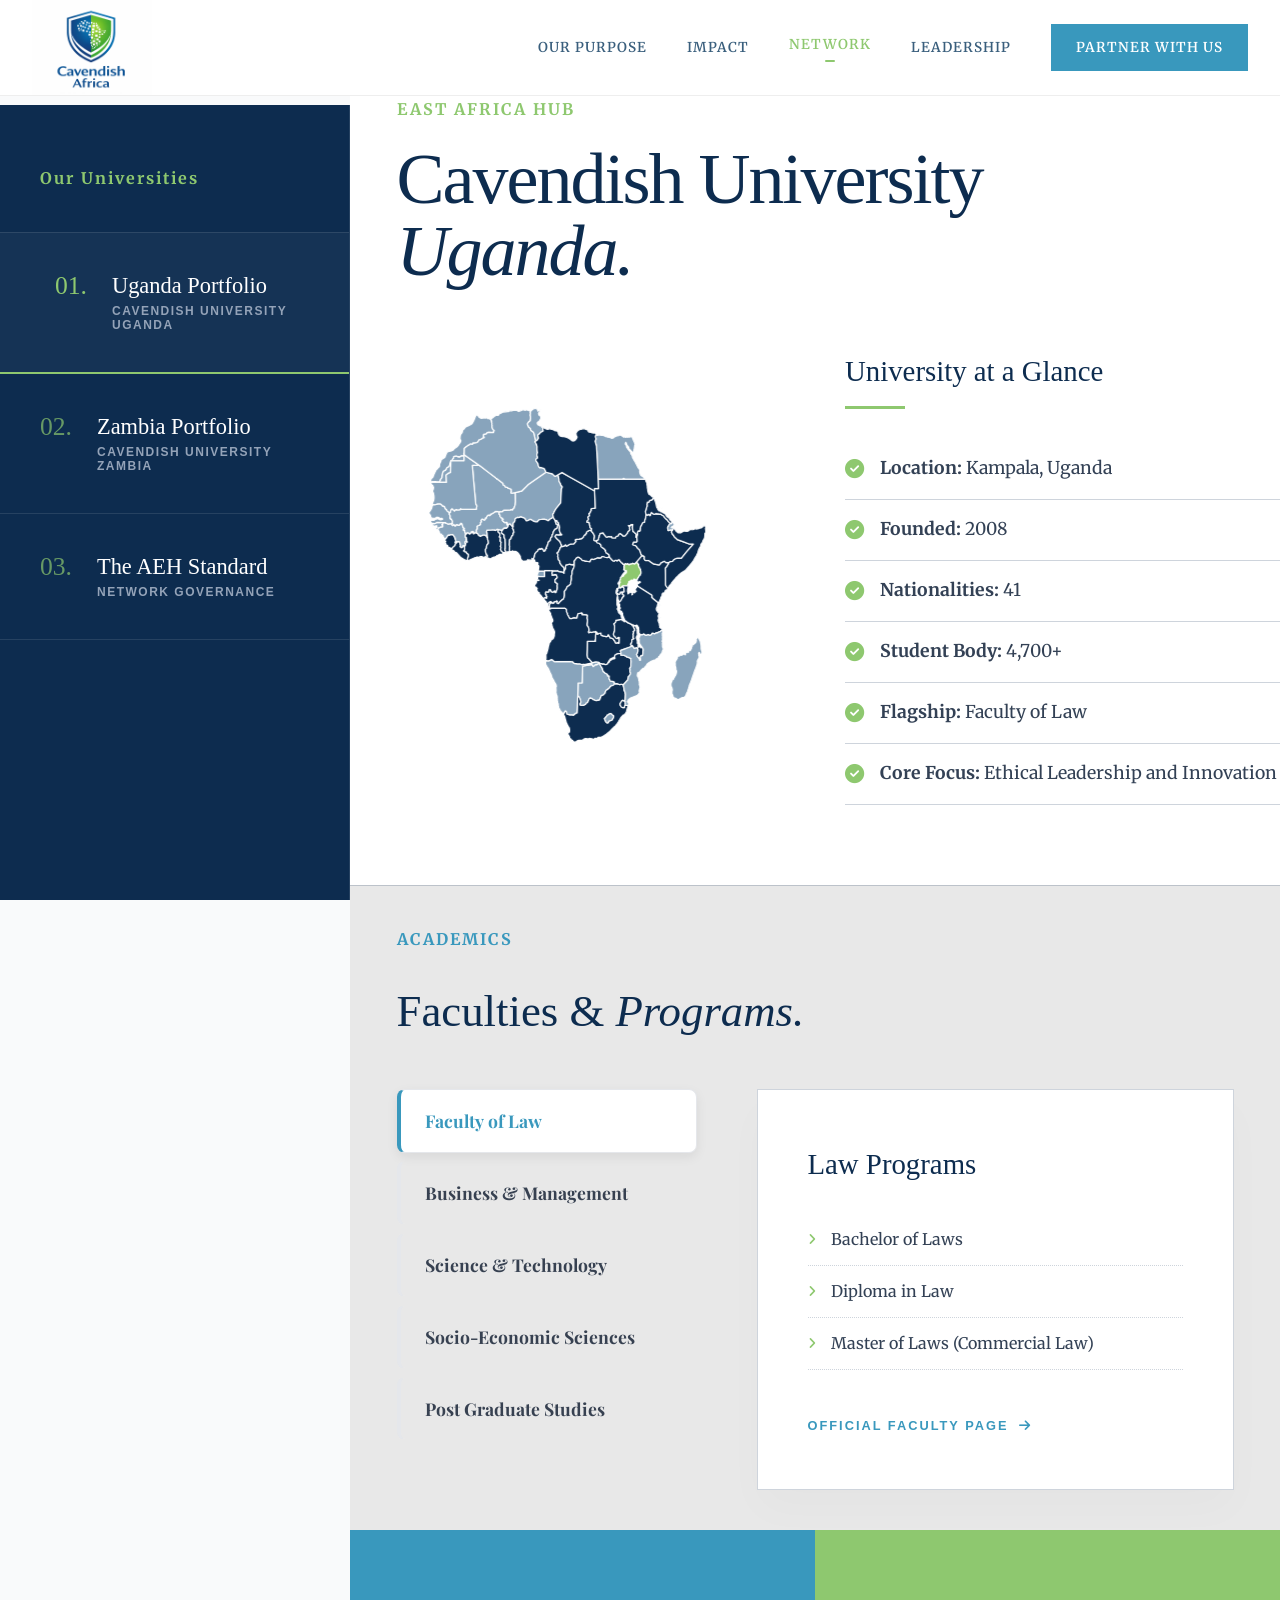
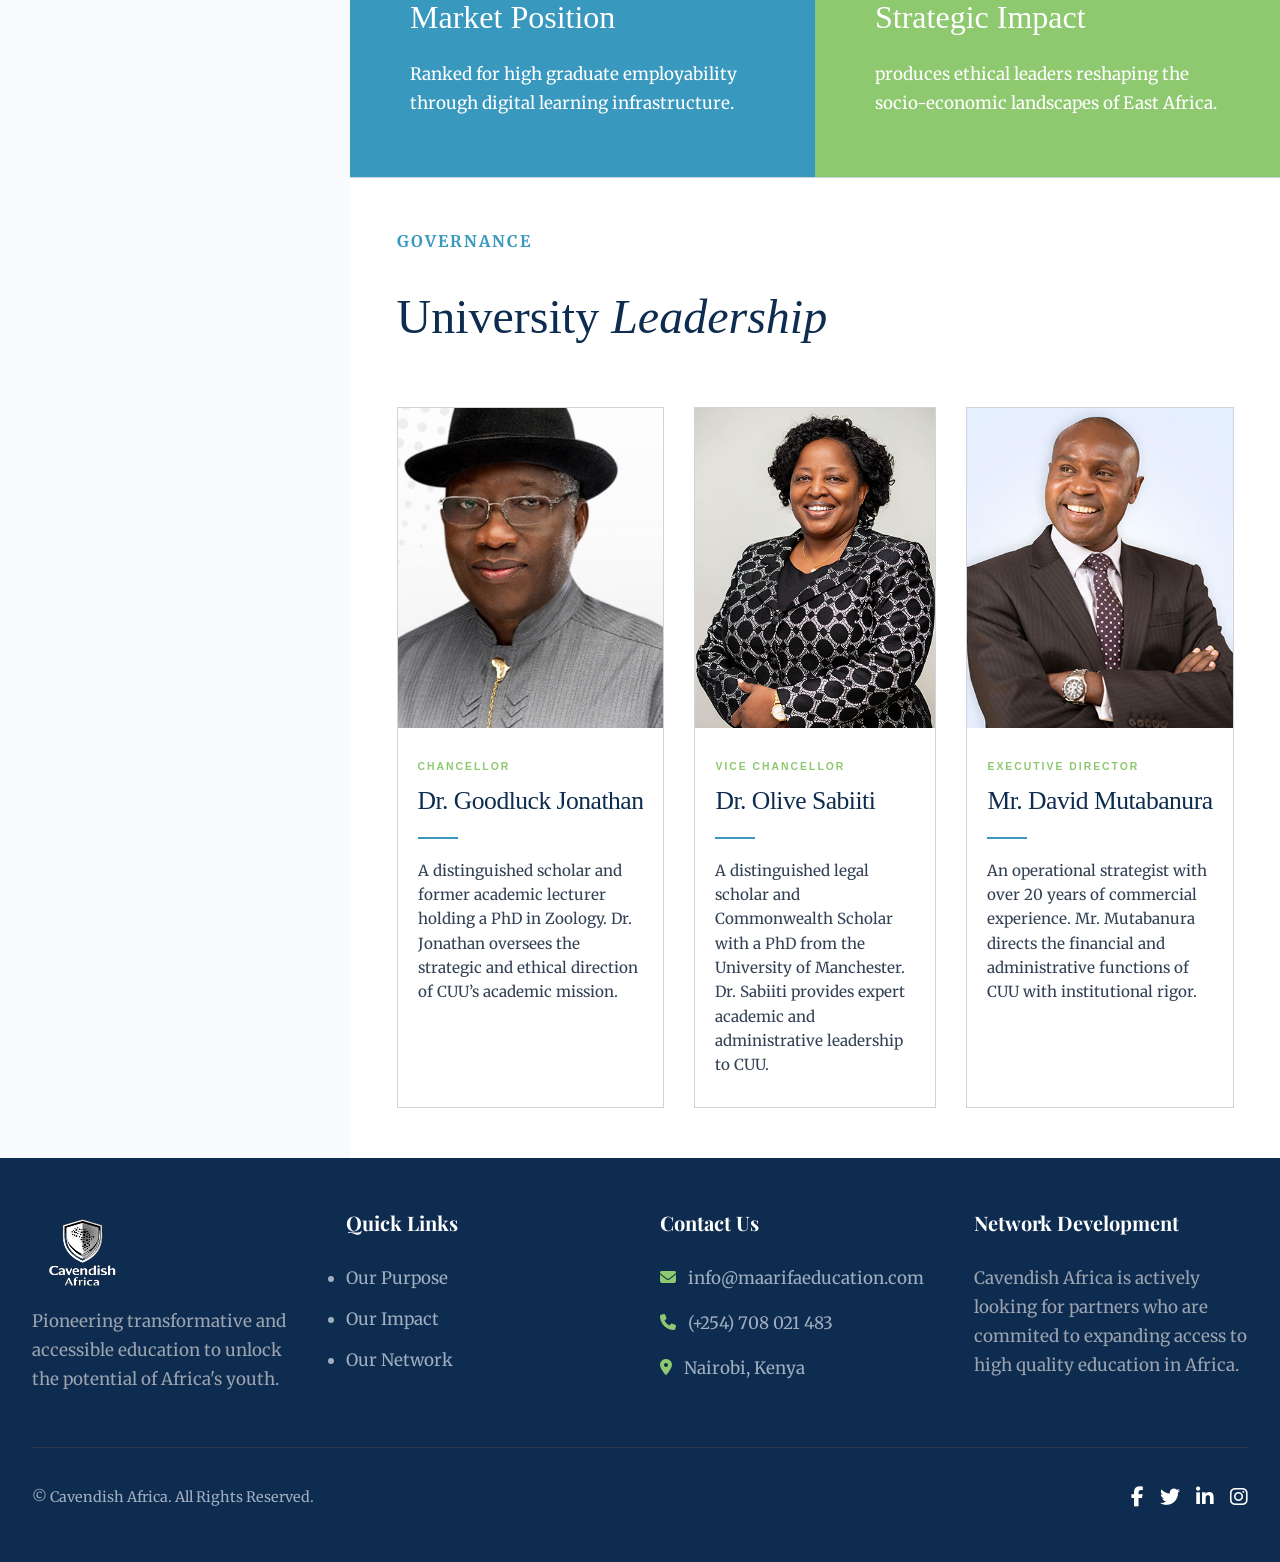
<file: network.html>
<!doctype html>
<html lang="en">
  <head>
    <meta charset="UTF-8" />
    <meta name="viewport" content="width=device-width, initial-scale=1.0" />
    <meta
      name="description"
      content="Explore the AEH university network: Cavendish University Uganda and Cavendish University Zambia. Discover faculties, programs, leadership, and campus details across our pan-African academic alliance."
    />
    <title>University Network | Cavendish Africa</title>

    <link rel="stylesheet" href="style.css" />
    <link rel="stylesheet" href="network.css" />
    <link
      rel="apple-touch-icon"
      sizes="180x180"
      href="images/apple-touch-icon.png"
    />
    <link
      rel="icon"
      type="image/png"
      sizes="32x32"
      href="images/favicon-32x32.png"
    />
    <link
      rel="icon"
      type="image/png"
      sizes="16x16"
      href="images/favicon-16x16.png"
    />
    <link rel="manifest" href="images/site.webmanifest" />

    <!-- Google Fonts -->
    <link rel="preconnect" href="https://fonts.googleapis.com" />
    <link rel="preconnect" href="https://fonts.gstatic.com" crossorigin />
    <link
      href="https://fonts.googleapis.com/css2?family=Merriweather:ital,wght@0,400;0,700;1,400&family=Playfair+Display:wght@400;700&display=swap"
      rel="stylesheet"
    />

    <!-- font awesome     -->
    <link
      rel="stylesheet"
      href="https://cdnjs.cloudflare.com/ajax/libs/font-awesome/6.5.1/css/all.min.css"
      integrity="sha512-DTOQO9RWCH3ppGqcWaEA1BIZOC6xxalwEsw9c2QQeAIftl+Vegovlnee1c9QX4TctnWMn13TZye+giMm8e2LwA=="
      crossorigin="anonymous"
      referrerpolicy="no-referrer"
    />

    <!-- SwiperJS CSS -->
    <link
      rel="stylesheet"
      href="https://cdn.jsdelivr.net/npm/swiper@11/swiper-bundle.min.css"
    />

    <!-- SwiperJS Script -->
    <script
      src="https://cdn.jsdelivr.net/npm/swiper@11/swiper-bundle.min.js"
      defer
    ></script>
  </head>

  <body class="bg-gray-50">
    <!-- OVERLAY LOADER -->
    <div id="aeh-loader" class="aeh-loader-overlay">
      <div class="loader-content">
        <img src="images/Logo.png" alt="AEH" class="loader-logo-pulse" />
      </div>
    </div>

    <!-- Navigation -->
    <nav class="sticky-nav">
      <div class="nav-container">
        <a href="index.html" class="logo">
          <img src="images/Logo.png" alt="AEH" class="logo-img" />
        </a>
        <button class="hamburger" aria-label="Toggle menu">
          <span class="bar"></span>
          <span class="bar"></span>
          <span class="bar"></span>
        </button>
        <div class="nav-links">
          <a href="purpose.html">Our Purpose</a>
          <a href="impact.html">Impact</a>
          <a href="network.html">Network</a>
          <a href="team.html">Leadership</a>
          <a href="partnerships.html" class="nav-btn">Partner With Us</a>
        </div>
      </div>
    </nav>

    <!-- THE PORTAL WRAPPER -->
    <main class="network-portal">
      <!-- LEFT SIDEBAR: NAVIGATION -->
      <aside class="portal-sidebar">
        <div class="sidebar-header">
          <p class="green-tag">Our Universities</p>
        </div>

        <nav class="portal-nav">
          <!-- Asset 01 -->
          <button class="portal-link active" data-target="uganda">
            <span class="factor-num">01.</span>
            <div class="factor-content">
              <h4>Uganda Portfolio</h4>
              <p>Cavendish University Uganda</p>
            </div>
          </button>

          <!-- Asset 02 -->
          <button class="portal-link" data-target="zambia">
            <span class="factor-num">02.</span>
            <div class="factor-content">
              <h4>Zambia Portfolio</h4>
              <p>Cavendish University Zambia</p>
            </div>
          </button>

          <!-- Asset 03 -->
          <button class="portal-link" data-target="standard">
            <span class="factor-num">03.</span>
            <div class="factor-content">
              <h4>The AEH Standard</h4>
              <p>Network Governance</p>
            </div>
          </button>
        </nav>
      </aside>

      <!-- RIGHT SIDE: THE CONTENT STAGE -->
      <div class="portal-stage">
        <!-- UGANDA SECTION -->
        <section id="uganda" class="asset-view active">
          <div class="asset-header">
            <p class="green-tag">EAST AFRICA HUB</p>
            <h2 class="asset-display-title">
              Cavendish University <br /><em>Uganda.</em>
            </h2>
          </div>

          <div class="glance-50-50">
            <div class="map-visual">
              <img src="images/cuu-map.svg" alt="Uganda" class="portal-map" />
            </div>
            <div class="glance-facts">
              <h3>University at a Glance</h3>
              <div class="glance-line"></div>
              <ul class="portal-facts-list">
                <li><strong>Location:</strong> Kampala, Uganda</li>
                <li><strong>Founded:</strong> 2008</li>
                <li><strong>Nationalities:</strong> 41</li>
                <li><strong>Student Body:</strong> 4,700+</li>
                <li><strong>Flagship:</strong> Faculty of Law</li>
                <li>
                  <strong>Core Focus:</strong> Ethical Leadership and Innovation
                </li>
              </ul>
            </div>
          </div>

          <!-- UGANDA FACULTIES -->
          <div class="portal-faculties-area">
            <div class="faculties-header">
              <p class="blue-tag">ACADEMICS</p>
              <h3>Faculties & <em>Programs.</em></h3>
            </div>

            <div class="faculties-interactive-wrapper">
              <!-- Sidebar Tabs -->
              <ul class="faculty-tabs">
                <li class="faculty-tab active" data-target="law-ug">
                  Faculty of Law
                </li>
                <li class="faculty-tab" data-target="bus-ug">
                  Business & Management
                </li>
                <li class="faculty-tab" data-target="sci-ug">
                  Science & Technology
                </li>
                <li class="faculty-tab" data-target="soc-ug">
                  Socio-Economic Sciences
                </li>
                <li class="faculty-tab" data-target="pg-ug">
                  Post Graduate Studies
                </li>
              </ul>

              <!-- Content Panel -->
              <div class="faculty-display-panel">
                <!-- Law -->
                <div id="law-ug" class="faculty-programs active">
                  <h4>Law Programs</h4>
                  <ul class="program-list">
                    <li>Bachelor of Laws</li>
                    <li>Diploma in Law</li>
                    <li>Master of Laws (Commercial Law)</li>
                  </ul>
                  <a
                    href="https://www.cavendish.ac.ug/faculties/faculty-of-law/"
                    class="pillar-link"
                    target="_blank"
                    >Official Faculty Page
                    <i class="fa-solid fa-arrow-right"></i
                  ></a>
                </div>

                <!-- Business -->
                <div id="bus-ug" class="faculty-programs">
                  <h4>Business & Management</h4>
                  <ul class="program-list">
                    <li>Master of Business Administration (MBA)</li>
                    <li>Bachelor of Business Administration</li>
                    <li>Bachelor of Procurement & Logistics Management</li>
                    <li>Bachelor of Arts in Economics</li>
                  </ul>
                  <a
                    href="https://www.cavendish.ac.ug/faculties/faculty-of-business-and-management/"
                    class="pillar-link"
                    target="_blank"
                    >Official Faculty Page
                    <i class="fa-solid fa-arrow-right"></i
                  ></a>
                </div>

                <!-- Science -->
                <div id="sci-ug" class="faculty-programs">
                  <h4>Science & Technology</h4>
                  <ul class="program-list">
                    <li>Bachelor of Science in Computer Science</li>
                    <li>Bachelor of Information Technology</li>
                    <li>Bachelor of Science in Public Health</li>
                    <li>Bachelor of Environmental Health Science</li>
                  </ul>
                  <a
                    href="https://www.cavendish.ac.ug/faculties/faculty-of-science-and-technology/"
                    class="pillar-link"
                    target="_blank"
                    >Official Faculty Page
                    <i class="fa-solid fa-arrow-right"></i
                  ></a>
                </div>

                <!-- Social -->
                <div id="soc-ug" class="faculty-programs">
                  <h4>Socio-Economic Sciences</h4>
                  <ul class="program-list">
                    <li>
                      Bachelor of Arts in International Relations & Diplomacy
                    </li>
                    <li>
                      Bachelor of Arts in Journalism & Communication Studies
                    </li>
                    <li>Bachelor of Social Work & Social Administration</li>
                    <li>
                      Master of Arts in Public Administration and Management
                    </li>
                  </ul>
                  <a
                    href="https://www.cavendish.ac.ug/faculties/faculty-of-socio-economic-sciences/"
                    class="pillar-link"
                    target="_blank"
                    >Official Faculty Page
                    <i class="fa-solid fa-arrow-right"></i
                  ></a>
                </div>

                <!-- PG -->
                <div id="pg-ug" class="faculty-programs">
                  <h4>Post Graduate Studies</h4>
                  <ul class="program-list scrollable-list">
                    <li>Master of Information Technology</li>
                    <li>Master of Education in Educational Management</li>
                    <li>Master of Security Studies</li>
                    <li>Master of Science in Project Management</li>
                    <li>Master of Arts in International Relations</li>
                    <li>Master of Laws (LLM)</li>
                    <li>Master of Public Health</li>
                    <li>MBA – Accounting & Finance</li>
                    <li>MBA – Entrepreneurship</li>
                  </ul>
                  <a
                    href="https://www.cavendish.ac.ug/faculties/school-of-post-graduate-studies-and-research"
                    class="pillar-link"
                    target="_blank"
                    >Official Faculty Page
                    <i class="fa-solid fa-arrow-right"></i
                  ></a>
                </div>
              </div>
            </div>
          </div>

          <div class="high-contrast-context">
            <div class="context-card bg-blue">
              <h4>Market Position</h4>
              <p>
                Ranked for high graduate employability through digital learning
                infrastructure.
              </p>
            </div>
            <div class="context-card bg-green">
              <h4>Strategic Impact</h4>
              <p>
                produces ethical leaders reshaping the socio-economic landscapes
                of East Africa.
              </p>
            </div>
          </div>

          <!-- UGANDA LEADERSHIP -->
          <div class="institutional-leadership-area">
            <div class="lead-header">
              <p class="blue-tag">GOVERNANCE</p>
              <h2 class="section-main-title">University <em>Leadership</em></h2>
            </div>

            <!-- 3-Column Grid for leadership -->
            <div class="leadership-grid">
              <!-- Leader 01 -->
              <div class="team-card">
                <div class="team-card-visual">
                  <img
                    src="images/chancellor-cuu.jpg"
                    alt="H.E. Dr. Goodluck Jonathan"
                  />
                  <div class="visual-overlay"></div>
                </div>
                <div class="team-card-info">
                  <p class="team-member-title">Chancellor</p>
                  <h3 class="team-member-name">Dr. Goodluck Jonathan</h3>
                  <div class="title-line"></div>
                  <p class="team-member-bio">
                    A distinguished scholar and former academic lecturer holding
                    a PhD in Zoology. Dr. Jonathan oversees the strategic and
                    ethical direction of CUU’s academic mission.
                  </p>
                </div>
              </div>

              <!-- Leader 02 -->
              <div class="team-card">
                <div class="team-card-visual">
                  <img
                    src="images/vice-chancellor-cuu.jpg"
                    alt="Dr. Olive Sabiiti"
                  />
                  <div class="visual-overlay"></div>
                </div>
                <div class="team-card-info">
                  <p class="team-member-title">Vice Chancellor</p>
                  <h3 class="team-member-name">Dr. Olive Sabiiti</h3>
                  <div class="title-line"></div>
                  <p class="team-member-bio">
                    A distinguished legal scholar and Commonwealth Scholar with
                    a PhD from the University of Manchester. Dr. Sabiiti
                    provides expert academic and administrative leadership to
                    CUU.
                  </p>
                </div>
              </div>

              <!-- Leader 03 -->
              <div class="team-card">
                <div class="team-card-visual">
                  <img
                    src="images/executive-director-cuu.jpg"
                    alt="Mr. David Mutabanura"
                  />
                  <div class="visual-overlay"></div>
                </div>
                <div class="team-card-info">
                  <p class="team-member-title">Executive Director</p>
                  <h3 class="team-member-name">Mr. David Mutabanura</h3>
                  <div class="title-line"></div>
                  <p class="team-member-bio">
                    An operational strategist with over 20 years of commercial
                    experience. Mr. Mutabanura directs the financial and
                    administrative functions of CUU with institutional rigor.
                  </p>
                </div>
              </div>
            </div>
          </div>
          <!-- Uganda leadership end -->
        </section>

        <!-- ZAMBIA SECTION (Hidden by Default) -->
        <section id="zambia" class="asset-view">
          <div class="asset-header">
            <p class="green-tag">SOUTHERN AFRICA HUB</p>
            <h2 class="asset-display-title">
              Cavendish University <br /><em>Zambia.</em>
            </h2>
          </div>

          <div class="glance-50-50">
            <div class="map-visual">
              <img src="images/cuz-map.svg" alt="Zambia" class="portal-map" />
            </div>
            <div class="glance-facts">
              <h3>University at a Glance</h3>
              <div class="glance-line"></div>
              <ul class="portal-facts-list">
                <li><strong>Location:</strong> Lusaka, Zambia</li>
                <li><strong>Founded:</strong> 2004</li>
                <li><strong>Nationalities:</strong> 32</li>
                <li><strong>Student Body:</strong> 7,300+</li>
                <li>
                  <strong>Flagship:</strong> School of Medicine and Health
                  Sciences
                </li>
                <li>
                  <strong>Core Focus:</strong> Employability and
                  Entrepreneurship
                </li>
              </ul>
            </div>
          </div>

          <!-- ZAMBIA FACULTIES -->
          <div class="portal-faculties-area">
            <div class="faculties-header">
              <p class="blue-tag">ACADEMICS</p>
              <h3>Faculties & <em>Programs.</em></h3>
            </div>

            <div class="faculties-interactive-wrapper">
              <ul class="faculty-tabs">
                <li class="faculty-tab active" data-target="med-zm">
                  Medicine & Health Sciences
                </li>
                <li class="faculty-tab" data-target="bus-zm">
                  Business & Management
                </li>
                <li class="faculty-tab" data-target="law-zm">School of Law</li>
                <li class="faculty-tab" data-target="arts-zm">
                  Arts & Social Sciences
                </li>
              </ul>

              <div class="faculty-display-panel">
                <!-- Medicine -->
                <div id="med-zm" class="faculty-programs active">
                  <h4>Medicine & Health Sciences</h4>
                  <ul class="program-list">
                    <li>
                      Bachelor of Medicine and Bachelor of Surgery (MBChB)
                    </li>
                    <li>Bachelor of Science in Nursing & Midwifery</li>
                    <li>Bachelor of Science in Public Health</li>
                    <li>Diploma in Clinical Medicine</li>
                  </ul>
                  <a
                    href="https://www.cavendishza.org/faculties-schools/school-of-medicine/"
                    class="pillar-link"
                    target="_blank"
                    >Official Faculty Page
                    <i class="fa-solid fa-arrow-right"></i
                  ></a>
                </div>

                <!-- Business -->
                <div id="bus-zm" class="faculty-programs">
                  <h4>Business & Management Studies</h4>
                  <ul class="program-list">
                    <li>Master of Business Administration (MBA)</li>
                    <li>Bachelor of Business Administration</li>
                    <li>Bachelor of Science in Accounting and Finance</li>
                    <li>Bachelor of Project Management</li>
                  </ul>
                  <a
                    href="https://www.cavendishza.org/faculties-schools/school-of-business-and-information-technology-school-of-b-i-t/"
                    class="pillar-link"
                    target="_blank"
                    >Official Faculty Page
                    <i class="fa-solid fa-arrow-right"></i
                  ></a>
                </div>

                <!-- Law -->
                <div id="law-zm" class="faculty-programs">
                  <h4>School of Law</h4>
                  <ul class="program-list">
                    <li>Bachelor of Laws (LLB)</li>
                    <li>Diploma in Law</li>
                    <li>Certificate in Paralegal Studies</li>
                  </ul>
                  <a
                    href="https://www.cavendishza.org/faculties-schools/school-of-law/"
                    class="pillar-link"
                    target="_blank"
                    >Official Faculty Page
                    <i class="fa-solid fa-arrow-right"></i
                  ></a>
                </div>

                <!-- Arts -->
                <div id="arts-zm" class="faculty-programs">
                  <h4>Arts, Education & Social Sciences</h4>
                  <ul class="program-list">
                    <li>Bachelor of Arts in Social Work</li>
                    <li>Bachelor of Arts in Development Studies</li>
                    <li>Bachelor of Mass Communication and Public Relations</li>
                    <li>Bachelor of Education in Early Childhood Education</li>
                  </ul>
                  <a
                    href="https://www.cavendishza.org/faculties-schools/school-of-arts-education-and-social-sciences/"
                    class="pillar-link"
                    target="_blank"
                    >Official Faculty Page
                    <i class="fa-solid fa-arrow-right"></i
                  ></a>
                </div>
              </div>
            </div>
          </div>

          <div class="high-contrast-context">
            <div class="context-card bg-green">
              <h4>Medical Excellence</h4>
              <p>
                CUZ operates a prestigious medical school, ensuring day-one
                readiness for clinicians.
              </p>
            </div>
            <div class="context-card bg-blue">
              <h4>Economic Engine</h4>
              <p>
                Produces highly employable graduates for Africa's booming
                healthcare sectors.
              </p>
            </div>
          </div>

          <!-- leadership part -->
          <div class="institutional-leadership-area">
            <div class="lead-header">
              <p class="blue-tag">GOVERNANCE</p>
              <h2 class="section-main-title">University <em>Leadership</em></h2>
            </div>

            <div class="leadership-grid">
              <!-- Leader 01: Prof. Welani Chilengwe -->
              <div class="team-card">
                <div class="team-card-visual">
                  <img
                    src="images/vice-chancellor-cuz.jpg"
                    alt="Prof. Welani Chilengwe"
                  />
                  <div class="visual-overlay"></div>
                </div>
                <div class="team-card-info">
                  <p class="team-member-title">Vice Chancellor</p>
                  <h3 class="team-member-name">Prof. Welani Chilengwe</h3>
                  <div class="title-line"></div>
                  <p class="team-member-bio">
                    A seasoned academic leader and retired military officer,
                    Prof. Chilengwe drives the delivery of market-relevant
                    education while advancing CUZ as a premier Tier 1
                    institution through global partnerships.
                  </p>
                </div>
              </div>

              <!-- Leader 02: Mr. Oscar Correia -->
              <div class="team-card">
                <div class="team-card-visual">
                  <img src="images/oscar.jpg" alt="Mr. Oscar Correia" />
                  <div class="visual-overlay"></div>
                </div>
                <div class="team-card-info">
                  <p class="team-member-title">Deputy Vice Chancellor</p>
                  <h3 class="team-member-name">Mr. Oscar Correia</h3>
                  <div class="title-line"></div>
                  <p class="team-member-bio">
                    An expert in academic operations and digital transformation
                    with an MBA from Warwick Business School. Mr. Correia leads
                    the integration of innovative technology and systems into
                    the institutional model.
                  </p>
                </div>
              </div>

              <!-- Leader 03: Mr. Reginald Rainey -->
              <div class="team-card">
                <div class="team-card-visual">
                  <img
                    src="images/Reggie.jpg"
                    alt="Mr. Reginald Rainey"
                    style="object-position: center 15%"
                  />
                  <div class="visual-overlay"></div>
                </div>
                <div class="team-card-info">
                  <p class="team-member-title">Executive Director</p>
                  <h3 class="team-member-name">Mr. Reginald Rainey</h3>
                  <div class="title-line"></div>
                  <p class="team-member-bio">
                    An executive leader with over 25 years of expertise in
                    university operations. Mr. Rainey directs the strategic
                    functions of CUZ, focusing on digital innovation and global
                    partnerships to empower youth.
                  </p>
                </div>
              </div>
            </div>
          </div>

          <!-- leadership part end -->
        </section>

        <!-- STANDARDS SECTION (Hidden by Default) -->
        <section id="standard" class="asset-view">
          <div class="asset-header">
            <p class="blue-tag">NETWORK GOVERNANCE</p>
            <h2 class="asset-display-title">
              The framework of <br /><em>Standardized Quality.</em>
            </h2>
          </div>
          <div class="standards-full-card bg-navy">
            <div class="s-grid">
              <div class="s-pillar">
                <h5>Governance</h5>
                <p>
                  Centralized financial oversight ensuring institutional
                  stability.
                </p>
              </div>
              <div class="s-pillar">
                <h5>Pedagogy</h5>
                <p>
                  Modernized, student-centered curriculum for market relevance.
                </p>
              </div>
              <div class="s-pillar">
                <h5>Reach</h5>
                <p>Borderless Pan-African academic and faculty exchange.</p>
              </div>
            </div>
          </div>

          <!-- THE CONTACT SECTION: START THE DIALOGUE -->
          <section id="contact" class="aeh-contact section-slate">
            <div class="container">
              <div class="contact-split-grid">
                <!-- Left Side: Continental Context -->
                <div class="contact-context">
                  <p class="blue-tag">STRATEGIC PARTNERSHIP</p>
                  <h2 class="contact-title">Start the <em>Dialogue.</em></h2>
                  <p class="contact-lead">
                    Expanding access to high-quality education and opportunity
                    for Africa’s youth requires collaboration. Cavendish Africa
                    works with education and business organizations, and
                    partners who share our commitment to preparing students for
                    meaningful careers and leadership.
                  </p>

                  <p class="contact-lead">
                    If you are interested in partnering with us to strengthen
                    education and expand opportunities across Africa, we would
                    welcome the conversation.
                  </p>

                  <div class="direct-contact">
                    <p class="contact-method">
                      <span>General Inquiries:</span> info@maarifaeducation.com
                    </p>
                    <p class="contact-method">
                      <span>Network Development:</span> (+254) 708 021 483
                    </p>
                  </div>
                </div>

                <!-- Right Side: The Minimalist Form -->
                <div class="contact-form-wrapper">
                  <div class="form-decorative-element"></div>
                  <!-- Subtle blue circle flare -->
                  <form class="aeh-premium-form">
                    <div class="form-row split">
                      <div class="field-group">
                        <label>Full Name</label>
                        <input
                          type="text"
                          placeholder="e.g. Jean-Pierre Mensah"
                          required
                        />
                      </div>
                      <div class="field-group">
                        <label>Phone Number</label>
                        <input
                          type="text"
                          placeholder="+000 000 000 000"
                          required
                        />
                      </div>
                    </div>

                    <div class="form-row split">
                      <div class="field-group">
                        <label>Organization</label>
                        <input
                          type="text"
                          placeholder="Institutional / Private Equity"
                          required
                        />
                      </div>
                      <div class="field-group">
                        <label>Email Address</label>
                        <input
                          type="email"
                          placeholder="name@company.com"
                          required
                        />
                      </div>
                    </div>

                    <div class="field-group">
                      <label>Nature of Inquiry</label>
                      <select>
                        <option>Network Partnership</option>
                        <option>Investment Inquiry</option>
                        <option>University Collaboration</option>
                        <option>Other</option>
                      </select>
                    </div>

                    <div class="field-group">
                      <label>Message</label>
                      <textarea
                        rows="4"
                        placeholder="How can we align our missions?"
                      ></textarea>
                    </div>

                    <button type="submit" class="btn-initiate">
                      Initiate Dialogue <i class="fa-solid fa-paper-plane"></i>
                    </button>
                  </form>
                </div>
              </div>
            </div>
          </section>
        </section>
      </div>
    </main>

    <!-- START: Footer Section -->
    <footer class="site-footer">
      <div class="container mx-auto px-6 py-12">
        <div class="footer-grid">
          <!-- Column 1: Logo and About -->
          <div class="footer-col">
            <img
              src="images/logo_trans.png"
              alt="AEH Logo"
              class="footer-logo mb-4"
            />
            <p class="text-gray-400">
              Pioneering transformative and accessible education to unlock the
              potential of Africa's youth.
            </p>
          </div>

          <!-- Column 2: Quick Links -->
          <div class="footer-col">
            <h3 class="footer-title">Quick Links</h3>
            <ul class="footer-links">
              <li><a href="purpose.html">Our Purpose</a></li>
              <li><a href="impact.html">Our Impact</a></li>
              <li><a href="network.html">Our Network</a></li>
            </ul>
          </div>

          <!-- Column 3: Contact Us -->
          <div class="footer-col">
            <h3 class="footer-title">Contact Us</h3>
            <ul class="contact-info">
              <li class="contact-item">
                <i class="fa-solid fa-envelope"></i>
                <span style="text-transform: none"
                  >info@maarifaeducation.com</span
                >
              </li>
              <li class="contact-item">
                <i class="fa-solid fa-phone"></i>
                <span>(+254) 708 021 483</span>
              </li>
              <li class="contact-item">
                <i class="fa-solid fa-map-marker-alt"></i>
                <span>Nairobi, Kenya</span>
              </li>
            </ul>
          </div>

          <!-- Column 4: Network Development -->
          <div class="footer-col">
            <h3 class="footer-title">Network Development</h3>
            <p class="text-gray-400">
              Cavendish Africa is actively looking for partners who are commited
              to expanding access to high quality education in Africa.
            </p>
          </div>
        </div>

        <!-- Footer Bottom Bar -->
        <div class="footer-bottom">
          <p class="copyright-text">
            &copy; <span id="copyright-year"></span> Cavendish Africa. All
            Rights Reserved.
          </p>
          <div class="social-links">
            <a href="#" aria-label="Facebook"
              ><i class="fab fa-facebook-f"></i
            ></a>
            <a href="#" aria-label="Twitter"><i class="fab fa-twitter"></i></a>
            <a href="#" aria-label="LinkedIn"
              ><i class="fab fa-linkedin-in"></i
            ></a>
            <a href="#" aria-label="Instagram"
              ><i class="fab fa-instagram"></i
            ></a>
          </div>
        </div>
      </div>
    </footer>
    <!-- END: Footer Section -->
  </body>
</html>

<script src="js/script.js"></script>
<script>
  document.addEventListener("DOMContentLoaded", function () {
    const preloader = document.getElementById("aeh-loader");

    // 1. Loader Logic (Hides preloader after 1s)
    const hideLoader = () => {
      setTimeout(() => {
        if (preloader) preloader.classList.add("loader-finished");
        document.body.classList.remove("content-hidden");
      }, 1000);
    };

    if (document.readyState === "complete") {
      hideLoader();
    } else {
      window.addEventListener("load", hideLoader);
    }

    // 2. Redirection Logic (Shows loader when leaving page)
    const internalLinks = document.querySelectorAll(
      'a[href^="index.html"], a[href^="about.html"], a[href^="talent.html"], a[href^="partnerships.html"], a[href^="network.html"]',
    );

    internalLinks.forEach((link) => {
      link.addEventListener("click", (e) => {
        // Don't trigger for hash links like #contact
        if (!link.hash && !e.metaKey && !e.ctrlKey) {
          e.preventDefault();
          const destination = link.href;
          if (preloader) preloader.classList.remove("loader-finished");
          setTimeout(() => {
            window.location.href = destination;
          }, 500);
        }
      });
    });

    // 3. Hamburger Menu (Mobile Navigation)
    const btn = document.getElementById("menu-btn");
    const menu = document.getElementById("menu");
    if (btn && menu) {
      btn.addEventListener("click", (e) => {
        e.stopPropagation();
        btn.classList.toggle("open");
        menu.classList.toggle("hidden");
      });
    }

    // 4. Portal Switcher Logic (Left Sidebar: Uganda vs Zambia)
    const portalLinks = document.querySelectorAll(".portal-link");
    const assetViews = document.querySelectorAll(".asset-view");

    portalLinks.forEach((button) => {
      button.addEventListener("click", () => {
        const targetId = button.dataset.target;

        // Update Sidebar Active Class
        portalLinks.forEach((btn) => btn.classList.remove("active"));
        button.classList.add("active");

        // Update Content Stage (Hide all sections, show target)
        assetViews.forEach((section) => section.classList.remove("active"));
        const targetSection = document.getElementById(targetId);
        if (targetSection) {
          targetSection.classList.add("active");
        }

        // Smooth scroll stage back to top
        window.scrollTo({ top: 0, behavior: "smooth" });
      });
    });

    // 5. Interactive Faculty Tabs Logic (Inside each University View)
    const facultyTabs = document.querySelectorAll(".faculty-tab");

    facultyTabs.forEach((tab) => {
      tab.addEventListener("click", function () {
        // Scope search to the current university wrapper only
        const wrapper = this.closest(".faculties-interactive-wrapper");
        const targetId = this.dataset.target;
        const targetContent = document.getElementById(targetId);

        // Deactivate tabs in this specific university section
        wrapper
          .querySelectorAll(".faculty-tab")
          .forEach((t) => t.classList.remove("active"));
        // Deactivate program panels in this specific university section
        wrapper
          .querySelectorAll(".faculty-programs")
          .forEach((p) => p.classList.remove("active"));

        // Activate the clicked tab and content
        this.classList.add("active");
        if (targetContent) {
          targetContent.classList.add("active");
        }
      });
    });

    // 6. Smooth Scroll on Page Load (Handles links from Home page like #uganda)
    if (window.location.hash) {
      const hash = window.location.hash.substring(1);
      const targetButton = document.querySelector(`[data-target="${hash}"]`);
      if (targetButton) {
        targetButton.click(); // Automatically "clicks" the sidebar link
      }
    }
  });
</script>
</file>
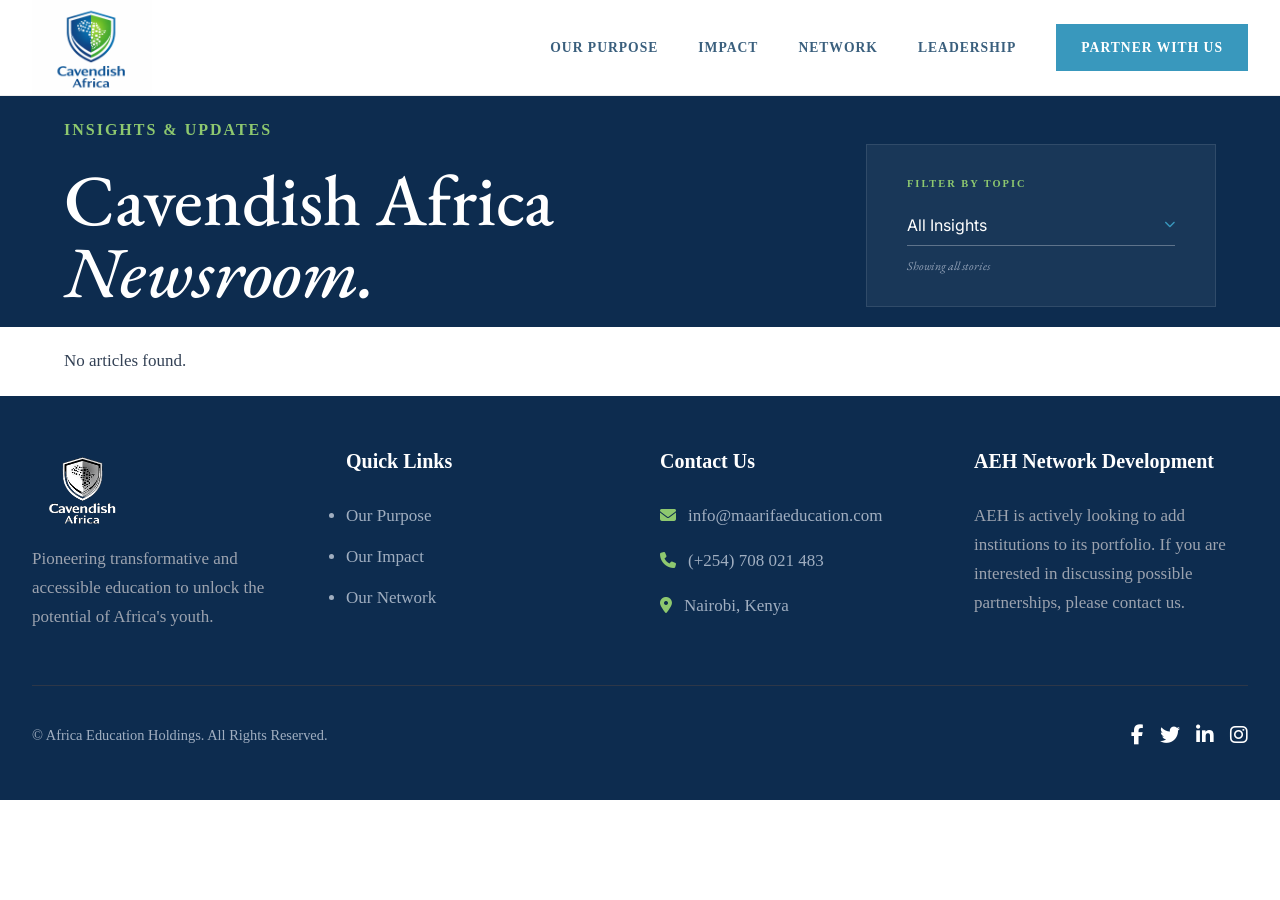
<file: news.html>
<!doctype html>
<html lang="en">
  <head>
    <meta charset="UTF-8" />
    <meta name="viewport" content="width=device-width, initial-scale=1.0" />
    <meta
      name="description"
      content="Stay updated with the latest news, insights, and stories from Cavendish Africa and our university network across Uganda and Zambia."
    />
    <title>Newsroom | Cavendish Africa</title>
    <link rel="stylesheet" href="style.css" />
    <link rel="stylesheet" href="news.css" />
    <link
      rel="apple-touch-icon"
      sizes="180x180"
      href="images/apple-touch-icon.png"
    />
    <link
      rel="icon"
      type="image/png"
      sizes="32x32"
      href="images/favicon-32x32.png"
    />
    <link
      rel="icon"
      type="image/png"
      sizes="16x16"
      href="images/favicon-16x16.png"
    />
    <link rel="manifest" href="images/site.webmanifest" />
    <link
      href="https://fonts.googleapis.com/css2?family=EB+Garamond:ital,wght@0,400;0,700;1,400&family=Inter:wght@300;400;600;800&display=swap"
      rel="stylesheet"
    />
    <link
      rel="stylesheet"
      href="https://cdnjs.cloudflare.com/ajax/libs/font-awesome/6.5.1/css/all.min.css"
    />
  </head>

  <body>
    <!-- OVERLAY LOADER -->
    <div id="aeh-loader" class="aeh-loader-overlay">
      <div class="loader-content">
        <img src="images/Logo.png" alt="AEH" class="loader-logo-pulse" />
      </div>
    </div>
    <!-- Dynamic Progress Nav -->
    <nav class="sticky-nav">
      <div class="nav-container">
        <a href="index.html" class="logo">
          <img
            src="images/Logo.png"
            alt="Cavendish Africa Logo"
            class="logo-img"
          />
        </a>
        <button class="hamburger" aria-label="Toggle menu">
          <span class="bar"></span>
          <span class="bar"></span>
          <span class="bar"></span>
        </button>
        <div class="nav-links">
          <a href="purpose.html">Our Purpose</a>
          <a href="impact.html">Impact</a>
          <a href="network.html">Network</a>
          <a href="team.html">Leadership</a>
          <a href="partnerships.html" class="nav-btn">Partner With Us</a>
        </div>
      </div>
    </nav>

    <header class="news-simple-hero">
      <div class="container hero-flex-layout">
        <!-- Left Side: Title & Tag -->
        <div class="hero-title-area">
          <p class="green-tag">INSIGHTS & UPDATES</p>
          <h1>Cavendish Africa <em>Newsroom.</em></h1>
        </div>

        <!-- Right Side: The Filter Strip -->
        <div class="hero-filter-strip">
          <div class="filter-inner">
            <label>Filter By Topic</label>
            <div class="select-container">
              <select id="topicFilter">
                <option value="all">All Insights</option>
                <!-- Categories populated by JS -->
              </select>
              <i class="fa-solid fa-chevron-down"></i>
            </div>
            <p id="articleCount">Showing all stories</p>
          </div>
        </div>
      </div>
    </header>

    <section class="news-feed-section">
      <div class="container" id="newsGrid">
        <!-- Content injected here -->
        <p class="loader-text">Fetching latest insights...</p>
      </div>
    </section>

    <!-- START: Footer Section -->
    <footer class="site-footer">
      <div class="container mx-auto px-6 py-12">
        <div class="footer-grid">
          <!-- Column 1: Logo and About -->
          <div class="footer-col">
            <img
              src="images/logo_trans.png"
              alt="AEH Logo"
              class="footer-logo mb-4"
            />
            <p class="text-gray-400">
              Pioneering transformative and accessible education to unlock the
              potential of Africa's youth.
            </p>
          </div>

          <!-- Column 2: Quick Links -->
          <div class="footer-col">
            <h3 class="footer-title">Quick Links</h3>
            <ul class="footer-links">
              <li><a href="purpose.html">Our Purpose</a></li>
              <li><a href="impact.html">Our Impact</a></li>
              <li><a href="network.html">Our Network</a></li>
            </ul>
          </div>

          <!-- Column 3: Contact Us -->
          <div class="footer-col">
            <h3 class="footer-title">Contact Us</h3>
            <ul class="contact-info">
              <li class="contact-item">
                <i class="fa-solid fa-envelope"></i>
                <span style="text-transform: none"
                  >info@maarifaeducation.com</span
                >
              </li>
              <li class="contact-item">
                <i class="fa-solid fa-phone"></i>
                <span>(+254) 708 021 483</span>
              </li>
              <li class="contact-item">
                <i class="fa-solid fa-map-marker-alt"></i>
                <span>Nairobi, Kenya</span>
              </li>
            </ul>
          </div>

          <!-- Column 4: Network Development -->
          <div class="footer-col">
            <h3 class="footer-title">AEH Network Development</h3>
            <p class="text-gray-400">
              AEH is actively looking to add institutions to its portfolio. If
              you are interested in discussing possible partnerships, please
              contact us.
            </p>
          </div>
        </div>

        <!-- Footer Bottom Bar -->
        <div class="footer-bottom">
          <p class="copyright-text">
            &copy; <span id="copyright-year"></span> Africa Education Holdings.
            All Rights Reserved.
          </p>
          <div class="social-links">
            <a href="#" aria-label="Facebook"
              ><i class="fab fa-facebook-f"></i
            ></a>
            <a href="#" aria-label="Twitter"><i class="fab fa-twitter"></i></a>
            <a href="#" aria-label="LinkedIn"
              ><i class="fab fa-linkedin-in"></i
            ></a>
            <a href="#" aria-label="Instagram"
              ><i class="fab fa-instagram"></i
            ></a>
          </div>
        </div>
      </div>
    </footer>
    <!-- END: Footer Section -->

    <script src="js/news-data.js"></script>
    <script src="js/script.js"></script>
    <script>
      document.addEventListener("DOMContentLoaded", async () => {
        const news = await getNewsList();
        const grid = document.getElementById("newsGrid");

        if (news.length === 0) {
          grid.innerHTML = "<p>No articles found.</p>";
          return;
        }

        grid.innerHTML = news
          .map(
            (item) => `
        <article class="news-listing-row">
            <div class="n-text">
                <p class="green-tag">${item.category}</p>
                <h3><a href="article.html?slug=${item.id}">${item.title}</a></h3>
                <p class="n-summary">${item.summary}</p>
                <div class="n-footer">
                    <span class="n-date">${item.date}</span>
                    <a href="article.html?slug=${item.id}" class="pillar-link">
                        Read Story <i class="fa-solid fa-arrow-right"></i>
                    </a>
                </div>
            </div>
            
            <div class="n-visual">
                <div class="image-offset-wrapper">
                    <!-- The Blue Architectural Block -->
                    <div class="image-offset-bg bg-blue"></div>
                    <div class="img-container">
                        <img src="${item.image}" alt="${item.title}" onerror="this.style.display='none'; this.nextElementSibling.style.display='flex';">
                        <div class="placeholder-icon" style="display:none;"><i class="fa-solid fa-book-open"></i></div>
                    </div>
                </div>
            </div>
        </article>
    `,
          )
          .join("");
      });
    </script>
  </body>
</html>
</file>
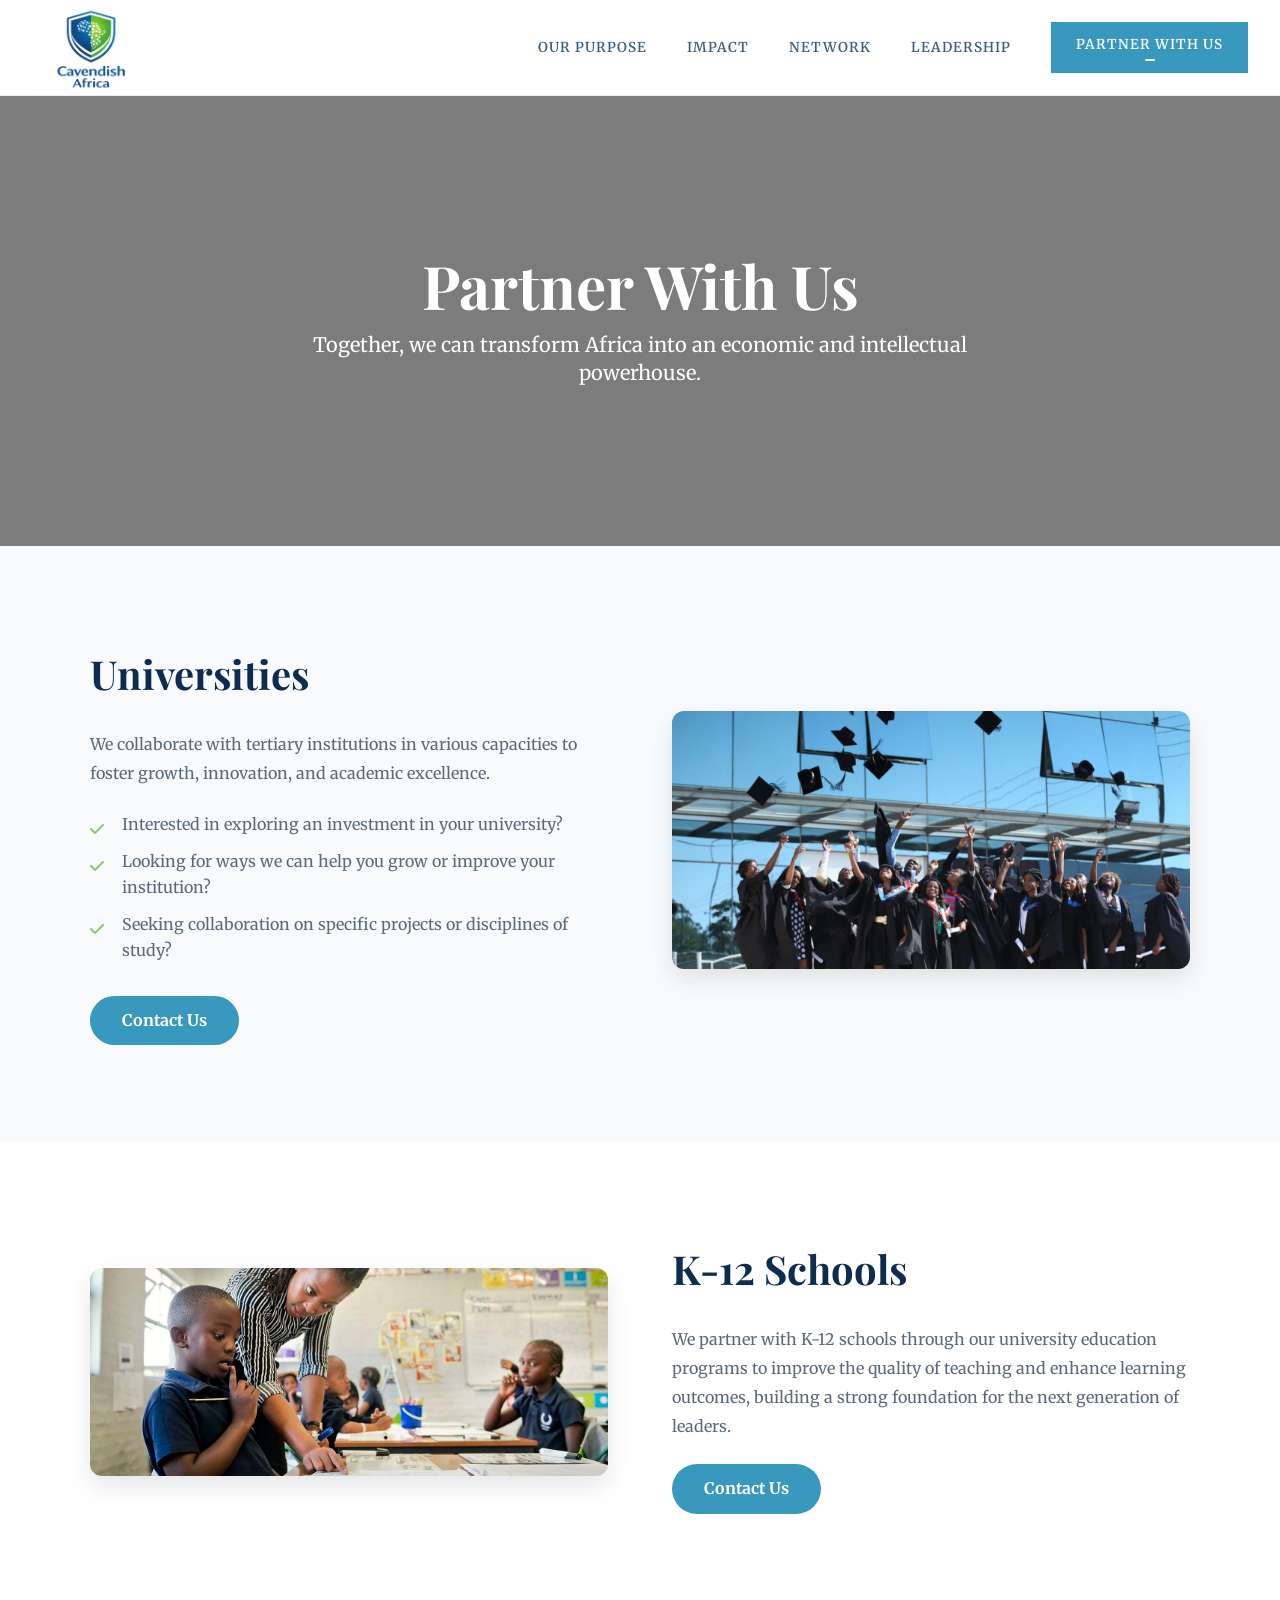
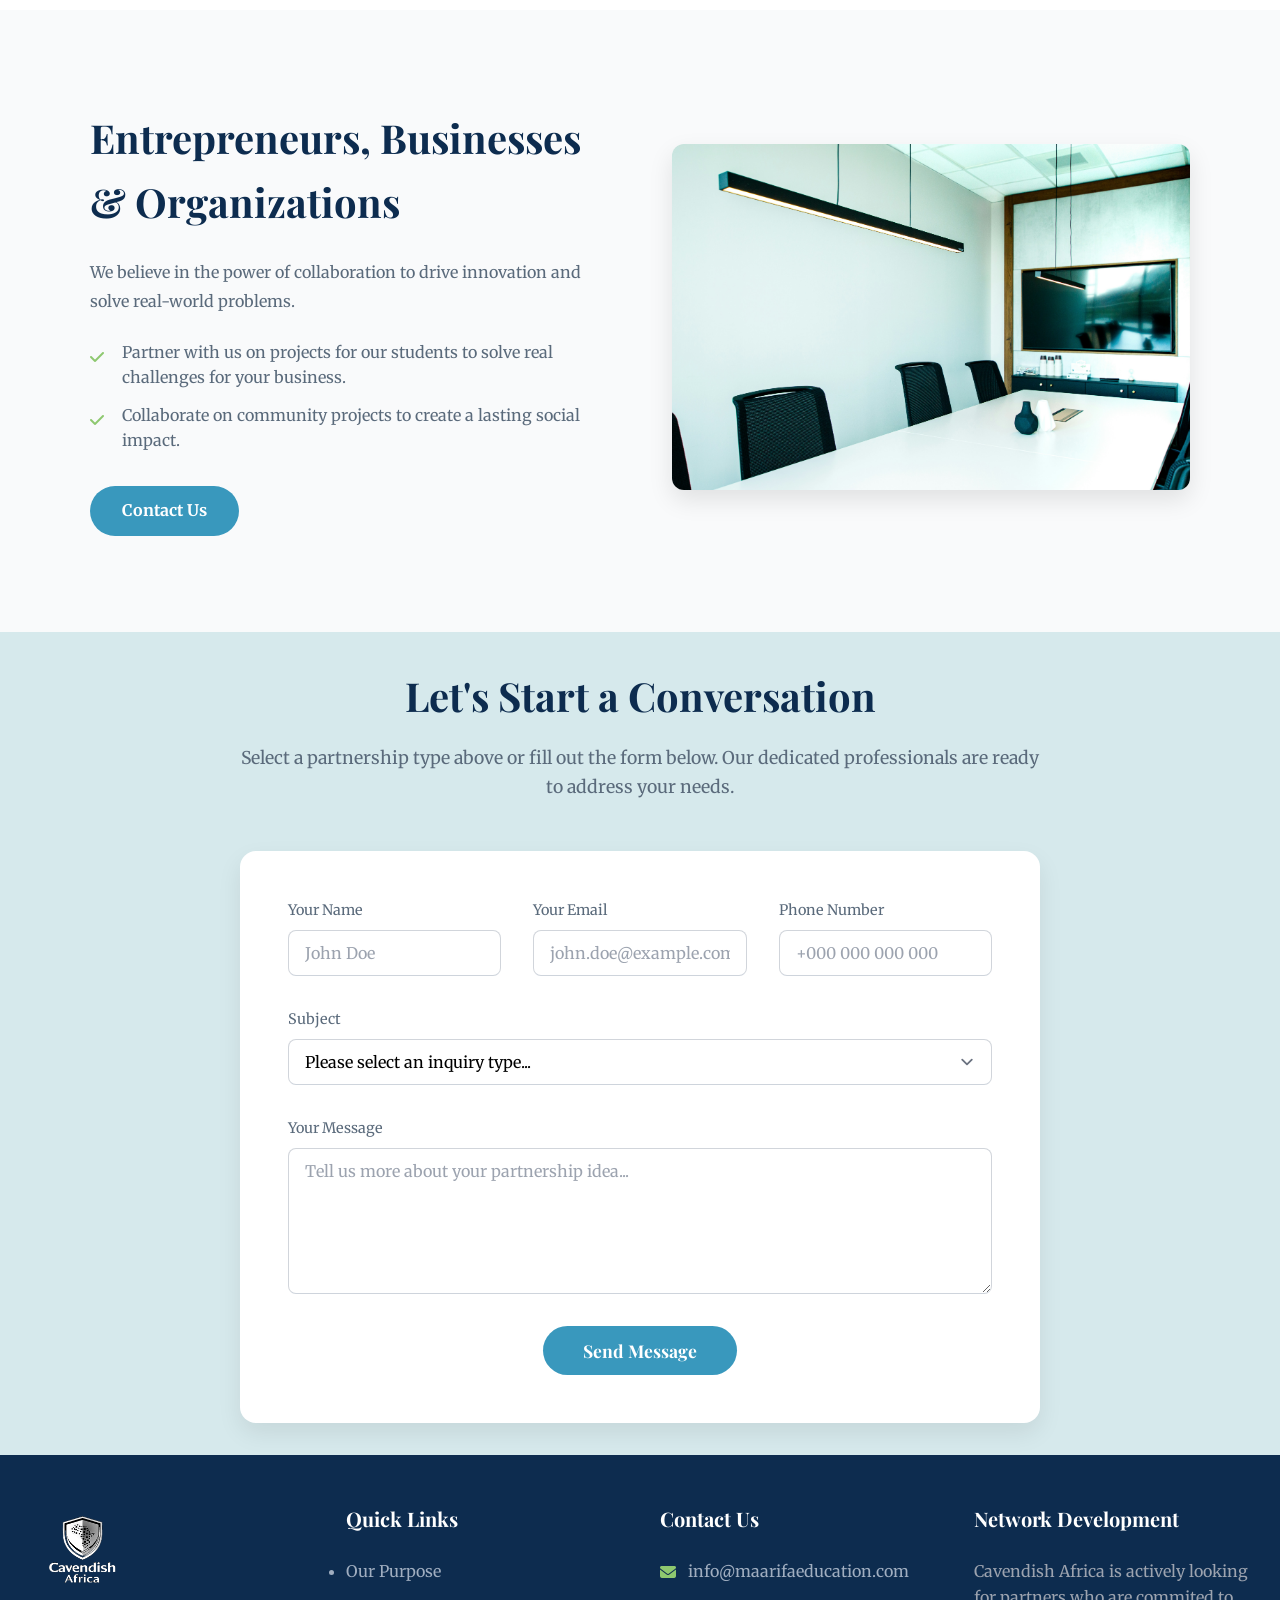
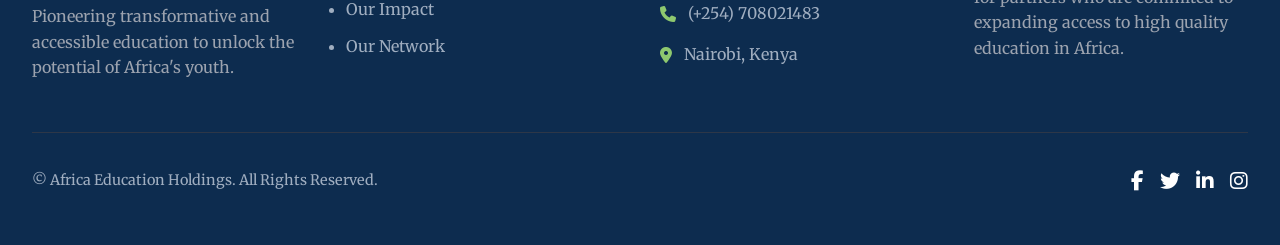
<file: partnerships.html>
<!doctype html>
<html lang="en">
  <head>
    <meta charset="UTF-8" />
    <meta name="viewport" content="width=device-width, initial-scale=1.0" />
    <meta
      name="description"
      content="Partner with Africa Education Holdings to transform education in Africa. Explore university partnerships, K-12 school collaborations, and business engagement opportunities across our network."
    />
    <title>Partner With Us | Africa Education Holdings</title>

    <link rel="stylesheet" href="style.css" />
    <link rel="stylesheet" href="partners.css" />
    <link rel="icon" href="images/favicon.ico" sizes="any" />
    <link
      rel="icon"
      type="image/png"
      sizes="32x32"
      href="images/favicon-32x32.png"
    />
    <link
      rel="icon"
      type="image/png"
      sizes="16x16"
      href="images/favicon-16x16.png"
    />

    <!-- Google Fonts -->
    <link rel="preconnect" href="https://fonts.googleapis.com" />
    <link rel="preconnect" href="https://fonts.gstatic.com" crossorigin />
    <link
      href="https://fonts.googleapis.com/css2?family=Merriweather:ital,wght@0,400;0,700;1,400&family=Playfair+Display:wght@400;700&display=swap"
      rel="stylesheet"
    />

    <!-- font awesome     -->
    <link
      rel="stylesheet"
      href="https://cdnjs.cloudflare.com/ajax/libs/font-awesome/6.5.1/css/all.min.css"
      integrity="sha512-DTOQO9RWCH3ppGqcWaEA1BIZOC6xxalwEsw9c2QQeAIftl+Vegovlnee1c9QX4TctnWMn13TZye+giMm8e2LwA=="
      crossorigin="anonymous"
      referrerpolicy="no-referrer"
    />

    <!-- SwiperJS CSS -->
    <link
      rel="stylesheet"
      href="https://cdn.jsdelivr.net/npm/swiper@11/swiper-bundle.min.css"
    />

    <!-- SwiperJS Script -->
    <script
      src="https://cdn.jsdelivr.net/npm/swiper@11/swiper-bundle.min.js"
      defer
    ></script>

    <!-- Custom JS -->
    <script src="js/script.js" defer></script>
  </head>

  <body class="bg-gray-50">
    <!-- OVERLAY LOADER -->
    <div id="aeh-loader" class="aeh-loader-overlay">
      <div class="loader-content">
        <img
          src="images/Logo.png"
          alt="Cavendish Africa Logo"
          class="loader-logo-pulse"
        />
      </div>
    </div>
    <!-- Dynamic Progress Nav -->
    <nav class="sticky-nav">
      <div class="nav-container">
        <a href="index.html" class="logo">
          <img
            src="images/Logo.png"
            alt="Cavendish Africa Logo"
            class="logo-img"
          />
        </a>
        <button class="hamburger" aria-label="Toggle menu">
          <span class="bar"></span>
          <span class="bar"></span>
          <span class="bar"></span>
        </button>
        <div class="nav-links">
          <a href="purpose.html">Our Purpose</a>
          <a href="impact.html">Impact</a>
          <a href="network.html">Network</a>
          <a href="team.html">Leadership</a>
          <a href="partnerships.html" class="nav-btn partner-link"
            >Partner With Us</a
          >
        </div>
      </div>
    </nav>

    <!-- START: Partnerships Hero Section -->
    <section class="relative partnerships-hero-section">
      <div
        class="absolute inset-0 bg-cover bg-center"
        style="
          background-image: url(&quot;https://images.unsplash.com/photo-1521791136064-7986c2920216?q=80&w=1920&auto-format&fit=crop&quot;);
        "
      ></div>
      <div class="absolute inset-0 bg-black bg-opacity-50"></div>
      <div
        class="relative z-10 flex flex-col items-center justify-center h-full text-center text-white p-6"
      >
        <h1 class="text-4xl md:text-6xl font-bold mb-4 text-white">
          Partner With Us
        </h1>
        <p class="text-lg md:text-xl max-w-3xl">
          Together, we can transform Africa into an economic and intellectual
          powerhouse.
        </p>
      </div>
    </section>
    <!-- END: Partnerships Hero Section -->

    <main>
      <!-- Section 1: Universities -->
      <section class="partnership-type-section">
        <div class="partnership-grid">
          <div class="partnership-text">
            <h2>Universities</h2>
            <p>
              We collaborate with tertiary institutions in various capacities to
              foster growth, innovation, and academic excellence.
            </p>
            <ul>
              <li>Interested in exploring an investment in your university?</li>
              <li>
                Looking for ways we can help you grow or improve your
                institution?
              </li>
              <li>
                Seeking collaboration on specific projects or disciplines of
                study?
              </li>
            </ul>
            <a
              href="#contact"
              class="partnership-contact-btn"
              data-subject="University Partnership Inquiry"
              >Contact Us</a
            >
          </div>
          <div class="partnership-image">
            <img src="images/pic2.jpg" alt="University campus" />
          </div>
        </div>
      </section>

      <!-- Section 2: K-12 Schools -->
      <section class="partnership-type-section bg-white">
        <div class="partnership-grid">
          <div class="partnership-image">
            <img src="images/k-12.webp" alt="Children in a classroom" />
          </div>
          <div class="partnership-text">
            <h2>K-12 Schools</h2>
            <p>
              We partner with K-12 schools through our university education
              programs to improve the quality of teaching and enhance learning
              outcomes, building a strong foundation for the next generation of
              leaders.
            </p>
            <a
              href="#contact"
              class="partnership-contact-btn"
              data-subject="K-12 School Partnership Inquiry"
              >Contact Us</a
            >
          </div>
        </div>
      </section>

      <!-- Section 3: Entrepreneurs & Businesses -->
      <section class="partnership-type-section">
        <div class="partnership-grid">
          <div class="partnership-text">
            <h2>Entrepreneurs, Businesses & Organizations</h2>
            <p>
              We believe in the power of collaboration to drive innovation and
              solve real-world problems.
            </p>
            <ul>
              <li>
                Partner with us on projects for our students to solve real
                challenges for your business.
              </li>
              <li>
                Collaborate on community projects to create a lasting social
                impact.
              </li>
            </ul>
            <a
              href="#contact"
              class="partnership-contact-btn"
              data-subject="Business/Entrepreneur Partnership Inquiry"
              >Contact Us</a
            >
          </div>
          <div class="partnership-image">
            <img
              src="images/biz.jpg"
              alt="Business professionals collaborating"
            />
          </div>
        </div>
      </section>

      <!-- Update the Form Section with the new field and IDs -->
      <section class="contact-section" id="contact">
        <div class="container mx-auto px-6">
          <div class="contact-header">
            <h2 class="contact-main-title">Let's Start a Conversation</h2>
            <p class="contact-intro">
              Select a partnership type above or fill out the form below. Our
              dedicated professionals are ready to address your needs.
            </p>
          </div>

          <!-- Added id="contact-form" to match your JS -->
          <form class="contact-form" id="contact-form">
            <div class="form-grid">
              <div class="form-group">
                <label for="name" class="form-label">Your Name</label>
                <input
                  type="text"
                  id="name"
                  name="name"
                  placeholder="John Doe"
                  class="form-input"
                  required
                />
              </div>

              <div class="form-group">
                <label for="email" class="form-label">Your Email</label>
                <input
                  type="email"
                  id="email"
                  name="email"
                  placeholder="john.doe@example.com"
                  class="form-input"
                  required
                />
              </div>

              <!-- NEW: Phone Number Field -->
              <div class="form-group">
                <label for="phone" class="form-label">Phone Number</label>
                <input
                  type="tel"
                  id="phone"
                  name="phone"
                  placeholder="+000 000 000 000"
                  class="form-input"
                />
              </div>

              <div class="form-group">
                <label for="subject" class="form-label">Subject</label>
                <select
                  id="subject"
                  name="subject"
                  class="form-select"
                  required
                >
                  <option value="" disabled selected>
                    Please select an inquiry type...
                  </option>
                  <option value="University Partnership Inquiry">
                    University Partnership Inquiry
                  </option>
                  <option value="K-12 School Partnership Inquiry">
                    K-12 School Partnership Inquiry
                  </option>
                  <option value="Business/Entrepreneur Partnership Inquiry">
                    Business/Entrepreneur Partnership Inquiry
                  </option>
                  <option value="General Inquiry">General Inquiry</option>
                </select>
              </div>

              <div class="form-group full-width">
                <label for="message" class="form-label">Your Message</label>
                <textarea
                  id="message"
                  name="message"
                  rows="6"
                  placeholder="Tell us more about your partnership idea..."
                  class="form-textarea"
                  required
                ></textarea>
              </div>
            </div>

            <div class="button-wrapper">
              <button type="submit" class="submit-button">Send Message</button>
            </div>
          </form>
        </div>
      </section>
    </main>

    <!-- START: Footer Section -->
    <footer class="site-footer">
      <div class="container mx-auto px-6 py-12">
        <div class="footer-grid">
          <!-- Column 1: Logo and About -->
          <div class="footer-col">
            <img
              src="images/logo_trans.png"
              alt="Cavendish Africa Logo"
              class="footer-logo mb-4"
            />
            <p class="text-gray-400">
              Pioneering transformative and accessible education to unlock the
              potential of Africa's youth.
            </p>
          </div>

          <!-- Column 2: Quick Links -->
          <div class="footer-col">
            <h3 class="footer-title">Quick Links</h3>
            <ul class="footer-links">
              <li><a href="purpose.html">Our Purpose</a></li>
              <li><a href="impact.html">Our Impact</a></li>
              <li><a href="network.html">Our Network</a></li>
            </ul>
          </div>

          <!-- Column 3: Contact Us -->
          <div class="footer-col">
            <h3 class="footer-title">Contact Us</h3>
            <ul class="contact-info">
              <li class="contact-item">
                <i class="fa-solid fa-envelope"></i>
                <span style="text-transform: none"
                  >info@maarifaeducation.com</span
                >
              </li>
              <li class="contact-item">
                <i class="fa-solid fa-phone"></i>
                <span>(+254) 708021483</span>
              </li>
              <li class="contact-item">
                <i class="fa-solid fa-map-marker-alt"></i>
                <span>Nairobi, Kenya</span>
              </li>
            </ul>
          </div>

          <!-- Column 4: Network Development -->
          <div class="footer-col">
            <h3 class="footer-title">Network Development</h3>
            <p class="text-gray-400">
              Cavendish Africa is actively looking for partners who are commited
              to expanding access to high quality education in Africa.
            </p>
          </div>
        </div>

        <!-- Footer Bottom Bar -->
        <div class="footer-bottom">
          <p class="copyright-text">
            &copy; <span id="copyright-year"></span> Africa Education Holdings.
            All Rights Reserved.
          </p>
          <div class="social-links">
            <a href="#" aria-label="Facebook"
              ><i class="fab fa-facebook-f"></i
            ></a>
            <a href="#" aria-label="Twitter"><i class="fab fa-twitter"></i></a>
            <a href="#" aria-label="LinkedIn"
              ><i class="fab fa-linkedin-in"></i
            ></a>
            <a href="#" aria-label="Instagram"
              ><i class="fab fa-instagram"></i
            ></a>
          </div>
        </div>
      </div>
    </footer>
    <!-- END: Footer Section -->

    <script>
      document.addEventListener("DOMContentLoaded", function () {
        const contactButtons = document.querySelectorAll(
          ".partnership-contact-btn",
        );
        const subjectField = document.getElementById("subject");
        const contactSection = document.getElementById("contact"); // Target the section

        contactButtons.forEach((button) => {
          button.addEventListener("click", function (e) {
            e.preventDefault();

            // 1. Set the dropdown value
            if (subjectField) {
              subjectField.value = this.dataset.subject;
            }

            // 2. Smoothly scroll to the whole section
            if (contactSection) {
              contactSection.scrollIntoView({
                behavior: "smooth",
                block: "start",
              });
            }
          });
        });
      });
    </script>
  </body>
</html>
</file>
<file: style.css>
html {
  scroll-behavior: smooth;
}

* {
  margin: 0;
  padding: 0;
  box-sizing: border-box;
  outline: none;
  border: none;
  text-decoration: none;
  text-transform: none;
  transition: 0.2s linear;
}

:root {
  --aeh-blue: #3998bd;
  --aeh-green: #8ec86f;
  --aeh-navy: #0d2c4f;
  --aeh-dark-blue: #3a5f7d;
  --aeh-dark-background: #d6e9ec;
  --aeh-light-back: #e8e8e8;
  --aeh-white: #fff;
  --aeh-text-bright: #dff1e0;
  --border: rgba(13, 44, 79, 0.2);
  --border-dark: rgba(13, 44, 79, 0.5);
}

body {
  font-family: "Merriweather", serif;
  font-size: 17px;
  line-height: 1.7;
  color: #334155;
  transition: opacity 0.4s ease-in-out;
}

body.content-hidden {
  opacity: 0;
}

/* Institutional Headings: EB Garamond Theme */
h1,
h2,
h3,
h4,
h5,
h6 {
  font-family: "EB Garamond", serif;
  font-weight: 500;
  color: #0d2c4f;
  text-transform: none !important;
}

p {
  text-transform: none !important;
}

/* Ensure emphasis stays within the brand theme */
em,
.italic {
  font-family: "EB Garamond", serif;
  font-style: italic;
}

/* --- LOADER START --- */
.aeh-loader-overlay {
  position: fixed;
  top: 0;
  left: 0;
  width: 100%;
  height: 100%;
  background-color: #ffffff;
  display: flex;
  justify-content: center;
  align-items: center;
  z-index: 10000;
  opacity: 1;
  visibility: visible;
  transition:
    opacity 0.6s ease-in-out,
    visibility 0.6s ease-in-out;
}

.loader-logo-pulse {
  height: 150px;
  width: auto;
  animation: aehPulse 2s infinite ease-in-out;
}

@keyframes aehPulse {
  0% {
    opacity: 0.4;
    transform: scale(0.95);
  }

  50% {
    opacity: 1;
    transform: scale(1);
  }

  100% {
    opacity: 0.4;
    transform: scale(0.95);
  }
}

.loader-finished {
  opacity: 0 !important;
  visibility: hidden !important;
  pointer-events: none;
}

/* LOADER END */

/* --- nav start --- */
.sticky-nav {
  position: sticky;
  top: 0;
  z-index: 1000;
  background: rgba(255, 255, 255, 0.95);
  border-bottom: 1px solid #eee;
  padding: 20px 0;
  overflow: hidden;
}

.nav-container {
  display: flex;
  justify-content: space-between;
  align-items: center;
  padding: 0 5%;
}

.nav-container,
.site-footer .container {
  margin: 0 auto;
  padding-left: 2rem;
  padding-right: 2rem;
}

/* Container for the logo */
.logo {
  display: flex;
  align-items: center;
  text-decoration: none;
  flex: 0 0 auto;
}

.sticky-nav .logo-img {
  height: 120px;
  width: auto;
  display: block;
  margin-top: -30px;
  margin-bottom: -35px;
  transform: none;
  object-fit: contain;
  transition:
    transform 0.3s ease,
    filter 0.3s ease;
}

.sticky-nav .logo-img:hover {
  transform: scale(1.05);
  filter: grayscale(30%);
}

.nav-links {
  display: flex;
  gap: 40px;
  align-items: center;
}

.nav-links a {
  text-decoration: none;
  color: var(--aeh-dark-blue);
  font-size: 0.85rem;
  font-weight: 600;
  text-transform: uppercase;
  letter-spacing: 1px;
  transition: 0.3s;
}

.nav-links a:hover {
  color: var(--aeh-green);
}

.nav-btn {
  background: var(--aeh-blue);
  color: #fff !important;
  padding: 12px 25px;
  font-weight: 600;
  transition: 0.3s;
}

.nav-btn:hover {
  background: var(--aeh-green);
  transform: translateY(-2px);
}

.nav-links a.active-link {
  color: var(--aeh-green) !important;
}

.nav-links a.active-link::after {
  content: "";
  display: block;
  width: 10px;
  height: 2px;
  background-color: var(--aeh-green);
  margin: 4px auto 0;
  border-radius: 2px;
}

/* Partnerships nav */
.nav-links a.nav-btn.active-link {
  color: #ffffff !important;
}

/* 2. Ensure the green underline still appears below the button */
.nav-links a.nav-btn.active-link::after {
  content: "";
  display: block;
  width: 10px;
  height: 2px;
  background-color: var(--aeh-white);
  margin: 4px auto 0;
  border-radius: 2px;
}

/* nav end */

.blue-tag {
  color: var(--aeh-blue);
  letter-spacing: 2px;
  font-weight: 700;
  font-size: 1rem;
  text-transform: uppercase;
  margin-bottom: 20px;
  display: block;
}

.green-tag {
  color: var(--aeh-green);
  letter-spacing: 2px;
  font-weight: 700;
  font-size: 1rem;
  text-transform: uppercase;
  margin-bottom: 20px;
  display: block;
}

/* --- THE OFFSET IMAGE EFFECT --- */

.image-offset-wrapper {
  position: relative;
  width: 100%;
}

.p-image-column img {
  width: 100%;
  height: 500px;
  object-fit: cover;
  position: relative;
  z-index: 2;
  display: block;
  box-shadow: 0 20px 40px rgba(0, 0, 0, 0.1);
}

.image-offset-bg {
  position: absolute;
  width: 100%;
  height: 100%;
  z-index: 1;
  top: 30px;
}

/* Color variations for the blocks */
.bg-blue {
  background-color: var(--aeh-blue);
}

.bg-green {
  background-color: var(--aeh-green);
}

/* Horizontal Offset Logic */
.pillar-row:not(.reverse) .image-offset-bg {
  left: -30px;
  /* Offsets to the left for standard rows */
}

.pillar-row.reverse .image-offset-bg {
  right: -30px;
  /* Offsets to the right for reversed rows */
}

.pillar-link {
  font-family: "Inter", sans-serif;
  font-weight: 700;
  text-transform: uppercase;
  letter-spacing: 2px;
  font-size: 0.8rem;
  color: var(--aeh-blue);
  text-decoration: none;
  transition: 0.3s ease;
  display: inline-flex;
  align-items: center;
  gap: 10px;
}

.pillar-link i {
  transition: transform 0.3s ease;
}

.pillar-link:hover {
  color: var(--aeh-green);
}

.pillar-link:hover i {
  transform: translateX(5px);
}

/* RESPONSIVE */
@media (max-width: 1024px) {
  .pillar-row {
    grid-template-columns: 1fr;
    gap: 60px;
    text-align: center;
    margin-bottom: 100px;
  }

  .pillar-link {
    justify-content: center;
  }

  .image-offset-bg {
    display: none;
  }

  .p-content p {
    max-width: 100%;
  }

  .image-offset-wrapper {
    max-width: 500px;
    margin: 0 auto;
  }

  .section-header-center h2 {
    font-size: 3rem;
  }

  .image-offset-bg {
    display: none;
    /* Simplifies mobile layout */
  }
}

/* OFFSET IMAGE EFFECT END */

/* BUTTONS */
.btn-solid {
  display: inline-block;
  background: var(--aeh-blue);
  color: white !important;
  padding: 18px 30px;
  text-decoration: none;
  font-weight: 600;
  text-transform: uppercase;
  letter-spacing: 2px;
  font-size: 0.8rem;
  transition: 0.3s;
  margin-top: 20px;
  border-radius: 30px;
}

.btn-solid:hover {
  background: var(--aeh-green);
  transform: translateY(-3px);
}

/* BUTTONS END */

/* EXPLORE LINKS */
.explore-link-blue {
  font-family: "Inter", sans-serif;
  font-weight: 600;
  color: var(--aeh-blue);
  text-decoration: none;
  font-size: 0.9rem;
  text-transform: uppercase;
  letter-spacing: 1px;
  transition: 0.3s;
}

.explore-link-blue i {
  margin-left: 8px;
  transition: transform 0.3s ease;
}

.explore-link-blue:hover {
  color: var(--aeh-green);
}

.explore-link-blue:hover i {
  transform: translateX(5px);
}

.explore-link {
  font-family: "Inter", sans-serif;
  font-weight: 600;
  color: var(--aeh-green);
  text-decoration: none;
  font-size: 0.9rem;
  text-transform: uppercase;
  letter-spacing: 1px;
  transition: 0.3s;
}

.explore-link i {
  margin-left: 8px;
  transition: transform 0.3s ease;
}

.explore-link:hover {
  color: var(--aeh-white);
}

.explore-link:hover i {
  transform: translateX(5px);
}

/* EXPLORE LINKS END */

/* --- AEH PARTNERSHIP CONTACT SECTION --- */

.aeh-contact {
  padding: 20px 5%;
  position: relative;
  overflow: hidden;
}

.contact-split-grid {
  display: grid;
  grid-template-columns: 1fr 1.2fr;
  gap: 120px;
  align-items: start;
}

/* Left Content Side */
.contact-title {
  font-size: 4rem;
  line-height: 1.1;
  margin-bottom: 30px;
  color: var(--aeh-dark-blue);
}

.contact-lead {
  font-size: 1.1rem;
  color: var(--text-muted);
  margin-bottom: 50px;
  max-width: 480px;
}

.contact-method {
  font-size: 0.95rem;
  margin-bottom: 10px;
  color: var(--text);
  text-transform: none !important;
}

.contact-method span {
  font-weight: 700;
  color: var(--aeh-dark-blue);
  text-transform: none !important;
}

/* Right Form Side */
.contact-form-wrapper {
  position: relative;
  background: var(--aeh-white);
  padding: 60px;
  box-shadow: 0 40px 100px rgba(0, 0, 0, 0.03);
  border: 1px solid var(--border-dark);
}

/* Subtle decorative flare in the background */
.form-decorative-element {
  position: absolute;
  width: 300px;
  height: 300px;
  background: radial-gradient(
    circle,
    rgba(57, 152, 189, 0.05) 0%,
    transparent 70%
  );
  top: -100px;
  right: -100px;
  z-index: 1;
}

.aeh-premium-form {
  position: relative;
  z-index: 2;
  display: flex;
  flex-direction: column;
  gap: 35px;
}

.form-row.split {
  display: grid;
  grid-template-columns: 1fr 1fr;
  gap: 30px;
}

.field-group {
  display: flex;
  flex-direction: column;
  gap: 10px;
}

.field-group label {
  font-size: 0.7rem;
  text-transform: uppercase;
  letter-spacing: 1.5px;
  font-weight: 800;
  color: var(--aeh-navy);
  opacity: 0.6;
}

/* Minimalist Underline Inputs */
.aeh-premium-form input,
.aeh-premium-form select,
.aeh-premium-form textarea {
  border: none;
  border-bottom: 1px solid var(--border-dark);
  border-radius: 10px;
  padding: 12px 0;
  background: transparent;
  font-family: "Inter", sans-serif;
  font-size: 1rem;
  color: var(--aeh-navy);
  outline: none;
  transition: all 0.4s ease;
}

.aeh-premium-form input:focus,
.aeh-premium-form textarea:focus {
  border-bottom-color: var(--aeh-blue);
}

/* Submit Button Refined */
.btn-initiate {
  align-self: flex-start;
  margin-top: 20px;
  background-color: var(--aeh-dark-blue);
  color: white;
  padding: 20px 50px;
  border: none;
  font-weight: 700;
  text-transform: uppercase;
  letter-spacing: 2px;
  font-size: 0.85rem;
  cursor: pointer;
  transition: all 0.4s cubic-bezier(0.2, 1, 0.3, 1);
}

.btn-initiate:hover {
  background-color: var(--aeh-green);
  transform: translateY(-5px);
  box-shadow: 0 15px 30px rgba(142, 200, 111, 0.2);
}

/* RESPONSIVE */
@media (max-width: 1024px) {
  .contact-split-grid {
    grid-template-columns: 1fr;
    gap: 60px;
  }

  .contact-title {
    font-size: 3rem;
  }

  .contact-form-wrapper {
    padding: 40px 25px;
  }

  .form-row.split {
    grid-template-columns: 1fr;
  }
}

/* aeh contact section end */

/* --- START: Footer Section Styles --- */

.site-footer {
  background-color: #0d2c4f;
  /* A dark, professional blue */
  color: #a0aec0;
  /* Light gray text for readability */
}

.footer-grid {
  display: grid;
  grid-template-columns: 1fr;
  /* Single column on mobile */
  gap: 2.5rem;
  padding-bottom: 3rem;
}

/* Responsive grid for tablets and desktops */
@media (min-width: 640px) {
  .footer-grid {
    grid-template-columns: repeat(2, 1fr);
  }
}

@media (min-width: 1024px) {
  .footer-grid {
    grid-template-columns: repeat(4, 1fr);
  }
}

.footer-logo {
  height: 85px;
  width: auto;
  display: block;
  margin-left: 0;
  margin-bottom: 1.5rem;
  /* Makes the logo white for the dark footer */
  filter: grayscale(1) invert(1) brightness(1.35) contrast(1.15);
  object-fit: contain;
}

.footer-title {
  font-family: "Playfair Display", serif;
  font-size: 1.25rem;
  color: white;
  font-weight: 700;
  margin-bottom: 1.5rem;
}

.footer-links li {
  margin-bottom: 0.75rem;
}

.footer-links a {
  color: #a0aec0;
  transition: color 0.3s;
}

.footer-links a:hover {
  color: var(--aeh-green);
}

.contact-info {
  list-style: none;
  padding: 0;
}

.contact-item {
  display: flex;
  align-items: flex-start;
  gap: 0.75rem;
  margin-bottom: 1rem;
}

.contact-item i {
  color: var(--aeh-green);
  font-size: 1rem;
  margin-top: 5px;
}

.footer-bottom {
  border-top: 1px solid #2d3748;
  /* Darker separator line */
  padding-top: 2rem;
  display: flex;
  flex-direction: column;
  /* Stack on mobile */
  align-items: center;
  gap: 1rem;
}

@media (min-width: 768px) {
  .footer-bottom {
    flex-direction: row;
    /* Side-by-side on larger screens */
    justify-content: space-between;
  }
}

.copyright-text {
  font-size: 0.9rem;
  text-align: center;
}

.social-links {
  display: flex;
  gap: 1rem;
}

.social-links a {
  color: white;
  font-size: 1.25rem;
  transition:
    color 0.3s,
    transform 0.3s;
}

.social-links a:hover {
  color: var(--aeh-green);
  transform: translateY(-2px);
}

/* --- END: Footer Section Styles --- */

/* ============================================
   TAILWIND REPLACEMENT UTILITIES
   (Replacing cdn.tailwindcss.com)
   ============================================ */
.bg-gray-50 {
  background-color: #f9fafb;
}

.bg-white {
  background-color: #fff;
}

.bg-black {
  background-color: #000;
}

.bg-cover {
  background-size: cover;
}

.bg-center {
  background-position: center;
}

.bg-opacity-50 {
  opacity: 0.5;
}

.text-white {
  color: #fff !important;
}

.text-gray-400 {
  color: #9ca3af;
}

.font-bold {
  font-weight: 700;
}

.relative {
  position: relative;
}

.absolute {
  position: absolute;
}

.inset-0 {
  top: 0;
  right: 0;
  bottom: 0;
  left: 0;
}

.z-0 {
  z-index: 0;
}

.z-10 {
  z-index: 10;
}

.z-20 {
  z-index: 20;
}

.flex {
  display: flex;
}

.flex-col {
  flex-direction: column;
}

.items-center {
  align-items: center;
}

.justify-center {
  justify-content: center;
}

.text-center {
  text-align: center;
}

.h-full {
  height: 100%;
}

.w-full {
  width: 100%;
}

.overflow-hidden {
  overflow: hidden;
}

.object-cover {
  object-fit: cover;
}

.object-top {
  object-position: top;
}

.object-center {
  object-position: center;
}

.inline-block {
  display: inline-block;
}

.mb-4 {
  margin-bottom: 1rem;
}

.mb-5 {
  margin-bottom: 1.25rem;
}

.mb-8 {
  margin-bottom: 2rem;
}

.mb-10 {
  margin-bottom: 2.5rem;
}

.mx-auto {
  margin-left: auto;
  margin-right: auto;
}

.px-6 {
  padding-left: 1.5rem;
  padding-right: 1.5rem;
}

.py-12 {
  padding-top: 3rem;
  padding-bottom: 3rem;
}

.py-3 {
  padding-top: 0.75rem;
  padding-bottom: 0.75rem;
}

.px-8 {
  padding-left: 2rem;
  padding-right: 2rem;
}

.p-6 {
  padding: 1.5rem;
}

.max-w-2xl {
  max-width: 42rem;
}

.max-w-3xl {
  max-width: 48rem;
}

.max-w-4xl {
  max-width: 56rem;
}

.rounded-full {
  border-radius: 9999px;
}

.transition-colors {
  transition: color 0.3s;
}

.duration-300 {
  transition-duration: 0.3s;
}

.text-lg {
  font-size: 1.125rem;
  line-height: 1.75rem;
}

.text-xl {
  font-size: 1.25rem;
  line-height: 1.75rem;
}

.text-4xl {
  font-size: 2.25rem;
  line-height: 2.5rem;
}

.text-5xl {
  font-size: 3rem;
  line-height: 1;
}

.text-7xl {
  font-size: 4.5rem;
  line-height: 1;
}

.opacity-90 {
  opacity: 0.9;
}

/* Responsive text utilities */
@media (min-width: 768px) {
  .md\:text-6xl {
    font-size: 3.75rem;
    line-height: 1;
  }

  .md\:text-xl {
    font-size: 1.25rem;
    line-height: 1.75rem;
  }

  .md\:text-7xl {
    font-size: 4.5rem;
    line-height: 1;
  }

  .md\:text-l {
    font-size: 1.125rem;
  }
}

/* ============================================
   HAMBURGER MENU
   ============================================ */
.hamburger {
  display: none;
  background: none;
  border: none;
  cursor: pointer;
  padding: 10px;
  z-index: 1001;
  position: relative;
}

.hamburger .bar {
  display: block;
  width: 26px;
  height: 2px;
  background-color: var(--aeh-navy);
  margin: 6px 0;
  transition: all 0.35s cubic-bezier(0.77, 0.2, 0.05, 1);
  border-radius: 2px;
}

/* Animated X on open */
body.nav-open .hamburger .bar:nth-child(1) {
  transform: rotate(45deg) translate(5px, 6px);
}

body.nav-open .hamburger .bar:nth-child(2) {
  opacity: 0;
  transform: translateX(-10px);
}

body.nav-open .hamburger .bar:nth-child(3) {
  transform: rotate(-45deg) translate(5px, -6px);
}

/* Desktop: hamburger hidden, nav-links flex */
/* Mobile: hamburger visible, nav-links become fullscreen overlay */
@media (max-width: 768px) {
  .hamburger {
    display: block;
  }

  .nav-links {
    position: fixed;
    top: 0;
    left: 0;
    width: 100%;
    height: 100vh;
    background: rgba(255, 255, 255, 0.98);
    backdrop-filter: blur(10px);
    -webkit-backdrop-filter: blur(10px);
    flex-direction: column;
    justify-content: center;
    align-items: center;
    gap: 30px;
    z-index: 999;
    opacity: 0;
    pointer-events: none;
    transform: translateY(-20px);
    transition:
      opacity 0.4s ease,
      transform 0.4s ease;
  }

  body.nav-open .nav-links {
    opacity: 1;
    pointer-events: all;
    transform: translateY(0);
  }

  .nav-links a {
    font-size: 1.1rem;
    letter-spacing: 2px;
  }

  .nav-btn {
    margin-top: 10px;
  }

  .sticky-nav {
    padding: 15px 0;
  }
}

/* ============================================
   ENHANCED RESPONSIVE: SMALL SCREENS
   ============================================ */
@media (max-width: 768px) {
  .hero-grid {
    grid-template-columns: 1fr !important;
    gap: 40px;
    text-align: center;
    padding: 0 5%;
  }

  .hero-text h1 {
    font-size: clamp(2rem, 8vw, 3.5rem);
  }

  .hero-lead {
    font-size: 1.1rem;
    max-width: 100%;
  }

  .cta-wrap {
    display: flex;
    justify-content: center;
  }

  .hero-image-stack {
    max-width: 100%;
  }

  .img-large img {
    height: 350px;
  }

  .floating-stat {
    right: 0;
    bottom: -20px;
    padding: 25px;
  }

  .floating-stat .stat-num {
    font-size: 2rem;
  }

  .section-header-center h2 {
    font-size: 2.2rem;
  }

  .section-intro-text {
    font-size: 1rem;
  }

  .p-content h3 {
    font-size: 2rem;
  }

  .p-content p {
    font-size: 1rem;
  }

  .glance-header h2 {
    font-size: 2rem;
  }

  .impact-heading {
    font-size: 2rem;
  }

  .impact-description p {
    font-size: 1rem;
  }

  .overlay-text {
    font-size: 2.5rem;
  }

  .contact-title {
    font-size: 2.5rem;
  }

  .contact-lead {
    font-size: 1rem;
    max-width: 100%;
  }

  .contact-form-wrapper {
    padding: 30px 20px;
  }

  .btn-initiate {
    align-self: stretch;
    text-align: center;
  }

  .section-header-between {
    flex-direction: column;
    align-items: flex-start;
    gap: 15px;
  }

  .institutional-heading {
    font-size: 2rem;
  }

  .asset-title {
    font-size: 1.8rem;
  }

  .news-header h2 {
    font-size: 2.5rem;
  }

  .footer-grid {
    text-align: center;
  }

  .footer-col {
    display: flex;
    flex-direction: column;
    align-items: center;
  }

  .contact-item {
    justify-content: center;
  }
}

@media (max-width: 480px) {
  .hero-swiper .text-content-container {
    padding: 2rem 1rem;
  }

  .hero-swiper .text-content-container h1 {
    font-size: 1.5rem !important;
  }

  .hero-swiper .text-content-container p {
    font-size: 0.9rem;
  }

  .hero-swiper .text-content-container a {
    font-size: 0.75rem;
    padding: 10px 20px;
  }
}
</file>
<file: network.css>
/* --- THE NETWORK PORTAL LAYOUT --- */

.network-portal {
  display: grid;
  grid-template-columns: 350px 1fr; /* Fixed Left sidebar, Flexible Right stage */
  min-height: calc(100vh - 80px);
}

/* --- PORTAL SIDEBAR: NAVY THEME --- */

.portal-sidebar {
  background-color: var(--aeh-navy); /* Dark Navy Background */
  border-right: 1px solid rgba(255, 255, 255, 0.1);
  position: sticky;
  top: 105px;
  height: calc(100vh - 105px);
  align-self: start;
  padding: 0;
  overflow-y: auto;
}

.sidebar-header {
  padding: 60px 40px 20px 40px;
}

.portal-nav {
  display: flex;
  flex-direction: column;
  width: 100%;
}

/* --- THE FACTOR-STYLE LINK --- */
.portal-link {
  display: flex;
  gap: 25px;
  padding: 40px; /* Horizontal padding inside the button keeps text safe */
  width: 100%;
  background: transparent;
  border: none;
  border-bottom: 1px solid rgba(255, 255, 255, 0.1);
  text-align: left;
  cursor: pointer;
  transition: all 0.4s cubic-bezier(0.2, 1, 0.3, 1);
  position: relative;
}

.portal-link:first-child {
  border-top: 1px solid rgba(255, 255, 255, 0.1);
}

/* Hover and Active State Logic */
.portal-link:hover,
.portal-link.active {
  padding-left: 55px; /* Subtle nudge right */
  background-color: rgba(255, 255, 255, 0.03); /* Subtle brightness */
  border-bottom-color: var(--aeh-green); /* Green line reveal */
}

/* Factor Number Styling */
.portal-link .factor-num {
  font-family: "EB Garamond", serif;
  font-size: 1.6rem;
  color: var(--aeh-green);
  line-height: 1;
  opacity: 0.7;
  transition: opacity 0.3s ease;
}

.portal-link.active .factor-num,
.portal-link:hover .factor-num {
  opacity: 1;
}

/* Content Styling */
.factor-content h4 {
  font-family: "EB Garamond", serif;
  font-size: 1.4rem;
  color: var(--aeh-white);
  margin-bottom: 5px;
  text-transform: none !important;
}

.factor-content p {
  font-family: "Inter", sans-serif;
  font-size: 0.75rem;
  font-weight: 600;
  text-transform: uppercase !important;
  letter-spacing: 1.5px;
  color: #94a3b8; /* Muted slate */
}

/* Ensure the green border appears clearly on active state */
.portal-link.active {
  border-bottom: 2px solid var(--aeh-green);
}

/* Custom Scrollbar for the Navy Sidebar */
.portal-sidebar::-webkit-scrollbar {
  width: 4px;
}
.portal-sidebar::-webkit-scrollbar-track {
  background: var(--aeh-navy);
}
.portal-sidebar::-webkit-scrollbar-thumb {
  background: rgba(255, 255, 255, 0.1);
}

/* RESPONSIVE */
@media (max-width: 1100px) {
  .portal-sidebar {
    height: auto;
    position: relative;
    top: 0;
    border-right: none;
  }
  .portal-nav {
    flex-direction: row;
    overflow-x: auto;
  }
  .portal-link {
    min-width: 300px;
    padding: 30px;
  }
}

/* --- STAGE (RIGHT) --- */
.portal-stage {
  background-color: var(--aeh-white);
}

.asset-view {
  display: none; /* Hidden by default */
  animation: portalFade 0.6s ease forwards;
}

.asset-view.active {
  display: block;
}

@keyframes portalFade {
  from {
    opacity: 0;
    transform: translateY(20px);
  }
  to {
    opacity: 1;
    transform: translateY(0);
  }
}

.asset-header {
  padding: 0 5%;
}
.asset-display-title {
  font-size: 4.5rem;
  line-height: 1;
  letter-spacing: -2px;
  margin-bottom: 60px;
}

/* Glance Grid 50/50 */
.glance-50-50 {
  display: grid;
  grid-template-columns: 1fr 1fr;
  gap: 60px;
  align-items: center;
  margin-bottom: 80px;
}

.portal-map {
  width: 100%;
  height: auto;
  display: block;
  transform: scale(1.5);
}

.glance-facts h3 {
  font-size: 1.8rem;
  margin-bottom: 10px;
}
.glance-line {
  width: 60px;
  height: 3px;
  background: var(--aeh-green);
  margin-bottom: 30px;
}

/* MAP SVG STYLES */
/* --- PORTAL MAP SVG STYLING --- */

.portal-map-svg {
  width: 100%;
  height: auto;
  max-height: 550px;
  display: block;
  /* Premium drop shadow */
  filter: drop-shadow(0 15px 30px rgba(13, 44, 79, 0.08));
  margin: 0 auto;
}

/* Default state for all countries */
.country {
  fill: #f2f2f2 !important; /* Standard Light Gray */
  stroke: #000000 !important;
  stroke-width: 1.5;
  stroke-linejoin: round;
  transition: all 0.3s ease;
}

/* THE HUBS (AEH Green) */
.country.hub {
  fill: var(--aeh-green) !important;
  stroke: var(--aeh-navy) !important;
  stroke-width: 2;
  opacity: 1;
}

/* THE ORIGINS (AEH Navy) */
.country.origin {
  fill: var(--aeh-navy) !important;
  opacity: 0.85;
}

/* Hover Interactivity */
.country:hover {
  fill: var(--aeh-blue) !important;
  cursor: pointer;
  opacity: 1;
}

/* Reset any specific inline styles that might interfere */
path {
  vector-effect: non-scaling-stroke;
}
/* --- PORTAL FACULTIES AREA --- */

.portal-faculties-area {
  padding: 40px 5%;
  border-top: 1px solid var(--border);
  background: var(--aeh-light-back);
}

.faculties-header h3 {
  font-size: 2.8rem;
  margin-bottom: 40px;
}

.faculties-interactive-wrapper {
  display: grid;
  grid-template-columns: 300px 1fr; /* Fixed tab width, flexible content */
  gap: 60px;
  align-items: flex-start;
}

/* Tabs Styling */
.faculty-tabs {
  list-style: none;
  padding: 0;
  margin: 0;
  display: flex;
  flex-direction: column;
  gap: 0.5rem;
}

.faculty-tab {
  padding: 1rem 1.5rem;
  border-radius: 0.5rem;
  border: 1px solid transparent;
  border-left: 4px solid #e5e7eb;
  background-color: transparent;
  font-family: "Playfair Display", serif;
  font-weight: 700;
  font-size: 1.1rem;
  color: #374151;
  cursor: pointer;
  text-align: left;
  transition: all 0.3s ease;
}

.faculty-tab:hover {
  color: var(--aeh-navy);
  border-left-color: var(--aeh-green);
}

.faculty-tab.active {
  background-color: white;
  color: var(--aeh-blue);
  border-color: #e5e7eb;
  border-left: 4px solid var(--aeh-blue);
  box-shadow: 0 4px 12px rgba(0, 0, 0, 0.07);
}

/* Content Panel Styling */
.faculty-display-panel {
  background: white;
  padding: 50px;
  border: 1px solid var(--border);
  min-height: 400px;
  box-shadow: 0 20px 40px rgba(0, 0, 0, 0.02);
}

.faculty-programs {
  display: none;
  animation: portalFade 0.5s ease forwards;
}

.faculty-programs.active {
  display: block;
}

.faculty-programs h4 {
  font-size: 1.8rem;
  margin-bottom: 25px;
  color: var(--aeh-navy);
}

.program-list {
  list-style: none;
  margin-bottom: 40px;
}

.program-list li {
  padding: 12px 0;
  border-bottom: 1px dotted var(--border);
  font-size: 1rem;
  color: var(--text);
  display: flex;
  align-items: center;
  gap: 15px;
}

.program-list li::before {
  content: "\f105"; /* Font Awesome angle-right */
  font-family: "Font Awesome 6 Free";
  font-weight: 900;
  color: var(--aeh-green);
  font-size: 0.8rem;
}

/* RESPONSIVE */
@media (max-width: 1024px) {
  .faculties-interactive-wrapper {
    grid-template-columns: 1fr;
  }
  .faculty-tabs {
    flex-direction: row;
    overflow-x: auto;
    padding-bottom: 15px;
  }
  .faculty-tab {
    min-width: 200px;
    white-space: nowrap;
    border-left: none;
    border-bottom: 3px solid var(--border);
  }
  .faculty-tab.active {
    border-bottom-color: var(--aeh-blue);
  }
}

/* Helper for long lists (like PG Uganda) */
.scrollable-list {
  max-height: 400px;
  overflow-y: auto;
  padding-right: 15px;
}

.scrollable-list::-webkit-scrollbar {
  width: 4px;
}
.scrollable-list::-webkit-scrollbar-thumb {
  background: var(--aeh-blue);
}

/* Ensure text doesn't capitalize program names like 'MBA' */
.program-list li {
  text-transform: none !important;
}

/* FACULTIES END */
/* ---PORTAL FACTS LIST WITH ICONS --- */

.portal-facts-list {
  list-style: none;
  padding: 0;
}

.portal-facts-list li {
  padding: 15px 0 15px 35px; /* Added 35px padding to the left for the icon */
  border-bottom: 1px solid var(--border);
  font-size: 1.1rem;
  position: relative; /* Required for the absolute positioning of the icon */
  text-transform: none !important; /* Ensure it stays institutional/readable */
}

.portal-facts-list li::before {
  content: "\f058"; /* Font Awesome circle-check unicode */
  font-family: "Font Awesome 6 Free";
  font-weight: 900; /* Required for the "solid" style */
  color: var(--aeh-green); /* AEH Green color variable */
  position: absolute;
  left: 0;
  top: 50%; /* Center vertically */
  transform: translateY(-50%); /* Offset for perfect vertical centering */
  font-size: 1.2rem;
}

/* High Contrast Section */
.high-contrast-context {
  display: grid;
  grid-template-columns: 1fr 1fr;
  color: white;
}

.context-card {
  padding: 60px;
}
.context-card h4 {
  color: white;
  font-size: 2rem;
  margin-bottom: 15px;
}
.bg-blue {
  background-color: var(--aeh-blue);
}
.bg-green {
  background-color: var(--aeh-green);
}

/* --- INSTITUTIONAL LEADERSHIP AREA --- */

.institutional-leadership-area {
  padding: 50px 5%;
  border-top: 1px solid var(--border);
}

.lead-header {
  margin-bottom: 50px;
}

.section-main-title {
  font-size: 3rem;
  color: var(--aeh-navy);
}

.leadership-grid {
  display: grid;
  grid-template-columns: repeat(3, 1fr);
  gap: 30px;
}

/* --- THE PREMIUM TEAM CARD --- */
.team-card {
  background-color: var(--aeh-white);
  border: 1px solid var(--border);
  display: flex;
  flex-direction: column;
  transition: all 0.4s cubic-bezier(0.2, 1, 0.3, 1);
  height: 100%;
}

.team-card:hover {
  border-color: var(--aeh-blue);
  transform: translateY(-10px);
  box-shadow: 0 30px 60px rgba(13, 44, 79, 0.05);
}

/* Portrait Section */
.team-card-visual {
  position: relative;
  height: 320px; /* Editorial tall ratio */
  overflow: hidden;
  background-color: var(--aeh-light-back);
}

.team-card-visual img {
  width: 100%;
  height: 100%;
  object-fit: cover;
  object-position: center 0%;
  transition: 0.6s ease;
}

.team-card:hover .team-card-visual img {
  transform: scale(1.05);
}

/* Info Section */
.team-card-info {
  padding: 35px 30px;
  flex-grow: 1;
  display: flex;
  flex-direction: column;
}

.team-member-title {
  font-family: "Inter", sans-serif;
  color: var(--aeh-green);
  font-weight: 800;
  text-transform: uppercase !important;
  font-size: 0.65rem;
  letter-spacing: 2px;
  margin-bottom: 10px;
}

/* --- FIXED: PREVENTS NAME LINE BREAKS --- */
.team-member-name {
  font-family: "EB Garamond", serif;

  /* 1. Fluid Font Size: Scales between 1.4rem and 1.7rem based on screen width */
  font-size: clamp(1.4rem, 2vw, 1.7rem);

  color: var(--aeh-navy);
  line-height: 1.2;
  margin-bottom: 20px;
  text-transform: none !important;

  /* 2. Force to a single line */
  white-space: nowrap;

  /* 3. Letter spacing: A tiny negative value tightens the name for a premium look */
  letter-spacing: -0.02em;

  /* 4. Safety: If the name is STILL too long, it will hide the overflow 
     instead of breaking the card's height */
  overflow: hidden;
  text-overflow: ellipsis; /* Adds '...' if it ever hits the edge */
}

/* Optional: If you want to give the name even more room, 
   reduce the side padding of the info box slightly */
.team-card-info {
  padding: 30px 20px; /* Reduced from 25px or 30px to give text more width */
}

.title-line {
  width: 40px;
  height: 2px;
  background-color: var(--aeh-blue);
  margin-bottom: 20px;
}

.team-member-bio {
  font-size: 0.95rem;
  color: var(--text-muted);
  line-height: 1.6;
  text-transform: none !important;
}
/* LEADERSHIP END */

/* Standard (Pillar 03) Special Styling */
.bg-navy {
  background-color: var(--aeh-navy);
  padding: 80px;
  color: white;
}
.s-grid {
  display: grid;
  grid-template-columns: repeat(3, 1fr);
  gap: 40px;
}
.s-pillar h5 {
  color: var(--aeh-green);
  margin-bottom: 15px;
  font-size: 1.2rem;
}

/* RESPONSIVE */
@media (max-width: 1100px) {
  .network-portal {
    grid-template-columns: 1fr;
  }
  .portal-sidebar {
    position: relative;
    top: 0;
    height: auto;
    width: 100%;
    border-right: none;
    border-bottom: 1px solid var(--border);
  }
  .portal-nav {
    flex-direction: row;
    overflow-x: auto;
    padding-bottom: 10px;
  }
  .portal-link {
    min-width: 250px;
  }
  .asset-display-title {
    font-size: 3rem;
  }
  .glance-50-50,
  .high-contrast-context,
  .s-grid {
    grid-template-columns: 1fr;
  }
}
</file>
<file: news.css>
/* --- NEWS LIST PAGE --- */
.news-simple-hero {
  padding: 20px 5%;
  background: var(--aeh-navy);
  position: relative;
}
.hero-flex-layout {
  display: flex;
  justify-content: space-between;
  align-items: flex-end;
  gap: 40px;
}

.news-simple-hero h1 {
  font-size: 4.5rem;
  line-height: 1;
  color: white;
}

/* THE FILTER STRIP (Bottom Right) */
.hero-filter-strip {
  position: relative; /* As requested */
  background-color: rgba(
    255,
    255,
    255,
    0.05
  ); /* Subtle distinction from navy bg */
  border: 1px solid rgba(255, 255, 255, 0.1);
  color: white;
  padding: 30px 40px;
  z-index: 10;
  min-width: 350px; /* Standard width for the dropdown area */
}

.filter-inner label {
  display: block;
  font-size: 0.65rem;
  font-weight: 800;
  text-transform: uppercase;
  letter-spacing: 2px;
  color: var(--aeh-green);
  margin-bottom: 12px;
}

.select-container {
  position: relative;
  border-bottom: 1px solid rgba(255, 255, 255, 0.3);
  margin-bottom: 10px;
}

#topicFilter {
  width: 100%;
  background: transparent;
  border: none;
  color: white;
  padding: 10px 0;
  font-family: "Inter", sans-serif;
  font-size: 1rem;
  cursor: pointer;
  outline: none;
  -webkit-appearance: none;
}

.select-container i {
  position: absolute;
  right: 0;
  top: 50%;
  transform: translateY(-50%);
  font-size: 0.7rem;
  color: var(--aeh-blue);
  pointer-events: none;
}

#articleCount {
  font-size: 0.75rem;
  color: #94a3b8;
  font-style: italic;
  font-family: "EB Garamond", serif;
}

/* RESPONSIVE */
@media (max-width: 1024px) {
  .hero-flex-layout {
    flex-direction: column;
    align-items: flex-start;
  }

  .hero-filter-strip {
    width: 100%;
    min-width: 100%;
    padding: 30px 0;
    background: transparent;
    border: none;
  }

  .news-simple-hero h1 {
    font-size: 3rem;
  }
}

/* --- PREMIUM NEWS FEED STYLING --- */

.news-feed-section {
  padding: 20px 5%;
  background-color: var(--aeh-white);
}

.news-listing-row {
  display: grid;
  grid-template-columns: 1.2fr 1fr; /* Asymmetrical editorial split */
  gap: 120px;
  padding: 40px 0;
  border-bottom: 1px solid var(--border);
  align-items: center;
}

.news-listing-row:last-child {
  border-bottom: none;
}

/* 1. Text Content Styling */
.n-text h3 {
  font-size: 3rem; /* Large and authoritative */
  line-height: 1;
  margin: 20px 0;
  letter-spacing: -1.5px;
}

.n-text h3 a {
  color: var(--aeh-navy);
  text-decoration: none;
  transition: color 0.3s ease;
}

.n-text h3 a:hover {
  color: var(--aeh-blue);
}

.n-summary {
  font-size: 1.2rem;
  color: var(--text-muted);
  margin-bottom: 40px;
  line-height: 1.7;
  text-transform: none !important;
}

/* 2. Footer / Metadata */
.n-footer {
  display: flex;
  justify-content: space-between;
  align-items: center;
  border-top: 1px solid var(--border);
  padding-top: 25px;
  max-width: 90%;
}

.n-date {
  font-size: 0.85rem;
  font-weight: 700;
  color: #cbd5e1;
  letter-spacing: 1px;
}

/* Reusing the Pillar Link style for consistency */
.pillar-link {
  font-family: "Inter", sans-serif;
  font-weight: 700;
  text-transform: uppercase;
  letter-spacing: 2px;
  font-size: 0.75rem;
  color: var(--aeh-blue);
  text-decoration: none;
  display: inline-flex;
  align-items: center;
  gap: 10px;
}

.pillar-link:hover {
  color: var(--aeh-green);
}

/* 3. The Visual Side (Architectural Offset) */
.image-offset-wrapper {
  position: relative;
  width: 100%;
  z-index: 1;
  padding-bottom: 30px; /* Space for the background to spill */
}

.img-container {
  height: 450px;
  width: 100%;
  background-color: var(--aeh-light-back);
  position: relative;
  z-index: 10;
  overflow: hidden;
  box-shadow: 0 30px 60px rgba(13, 44, 79, 0.08);
}

.img-container img {
  width: 100%;
  height: 100%;
  object-fit: cover;
}

.image-offset-bg {
  position: absolute;
  width: 100%;
  height: 100%;
  z-index: 1;
  top: 20px;
  right: -50px;
}

.bg-blue {
  background-color: var(--aeh-blue);
}

.placeholder-icon {
  position: absolute;
  inset: 0;
  display: flex;
  align-items: center;
  justify-content: center;
}

.placeholder-icon i {
  font-size: 5rem;
  color: var(--aeh-blue);
  opacity: 0.15;
}

/* RESPONSIVE */
@media (max-width: 1100px) {
  .news-listing-row {
    grid-template-columns: 1fr;
    gap: 60px;
    padding: 60px 0;
  }

  .n-visual {
    order: -1; /* Image on top on mobile */
  }

  .image-offset-bg {
    display: none; /* Simplify on mobile */
  }
}

/* --- ARTICLE PAGE --- */
.article-hero-navy {
  background: var(--aeh-navy);
  padding: 60px 5%;
  color: white;
}
.article-hero-navy h1 {
  color: white;
  font-size: 3.5rem;
  line-height: 1.1;
  margin: 20px 0;
  text-transform: none !important;
}

.article-split-grid {
  display: grid;
  grid-template-columns: 1fr 1.5fr;
  gap: 80px;
  padding: 40px 0;
  align-items: flex-start;
}

.sticky-box {
  position: sticky;
  top: 120px;
}

.img-container {
  height: 450px;
  width: 100%;
  background: var(--aeh-light-back);
  position: relative;
  overflow: hidden;
  display: flex;
  align-items: center;
  justify-content: center;
}
.img-container img {
  width: 100%;
  height: 100%;
  object-fit: cover;
}

.placeholder-icon {
  position: absolute;
  inset: 0;
  display: flex;
  align-items: center;
  justify-content: center;
  box-shadow: 0 30px 60px rgba(31, 96, 44, 0.08);
}
.placeholder-icon i {
  font-size: 5rem;
  color: var(--aeh-navy);
  opacity: 0.2;
}

.markdown-body {
  font-size: 1.2rem;
  line-height: 1.8;
  color: var(--text);
}
.back-link {
  display: block;
  margin-top: 50px;
  font-weight: 700;
  color: var(--aeh-navy);
  text-decoration: none;
}

/* --- RESPONSIVE VIDEO EMBEDS --- */
.video-responsive {
  position: relative;
  padding-bottom: 56.25%; /* 16:9 Aspect Ratio */
  height: 0;
  overflow: hidden;
  margin: 40px 0; /* Space above and below the video */
  background: #000;
}

.video-responsive iframe {
  position: absolute;
  top: 0;
  left: 0;
  width: 100%;
  height: 100%;
  border: 0;
}

@media (max-width: 1024px) {
  .news-listing-row,
  .article-split-grid {
    grid-template-columns: 1fr;
  }
  .n-visual {
    order: -1;
  }
}
</file>
<file: partners.css>
html {
  scroll-behavior: smooth;
}

* {
  margin: 0;
  padding: 0;
  box-sizing: border-box;
  outline: none;
  border: none;
  text-decoration: none;
  text-transform: none;
  transition: 0.2s linear;
}
:root {
  --blue-col: #3998bd;
  --green-col: #8ec86f;
  --dark-background: #d6e9ec;
  --light-back: #f5f9fb;
  --white: #fff;
}

body {
  font-family: "Merriweather", serif;
  font-size: 16px;
  line-height: 1.6;
}

h1,
h2,
h3,
h4,
h5,
h6 {
  font-family: "Playfair Display", serif;
  font-weight: 700;
}

/* --- START: Partnerships Page Styles --- */

/* Hero Section for Partnerships Page */
.partnerships-hero-section {
  height: 50vh; /* A shorter, impactful hero */
}

/* Styling for each partnership type section (Universities, K-12, etc.) */
.partnership-type-section {
  padding: 6rem 1.5rem;
}

.partnership-grid {
  display: grid;
  grid-template-columns: 1fr; /* Stack on mobile */
  gap: 3rem;
  max-width: 1100px;
  margin: 0 auto;
  align-items: center;
}

@media (min-width: 768px) {
  .partnership-grid {
    grid-template-columns: 1fr 1fr; /* Two columns on larger screens */
    gap: 4rem;
  }
  /* Alternating layout: image on the left for even-numbered sections */
  .partnership-type-section:nth-child(even) .partnership-grid {
    grid-template-columns: 1fr 1fr;
  }
  .partnership-type-section:nth-child(even)
    .partnership-grid
    .partnership-image {
    grid-row: 1;
  }
}

.partnership-text h2 {
  font-size: 2.5rem;
  color: #0d2c4f;
  margin-bottom: 1.5rem;
}

.partnership-text p {
  color: #5a6a7b;
  line-height: 1.8;
  margin-bottom: 1.5rem;
}

.partnership-text ul {
  list-style: none;
  padding-left: 0;
  margin-bottom: 2rem;
}

.partnership-text ul li {
  color: #5a6a7b;
  padding-left: 2rem;
  position: relative;
  margin-bottom: 0.75rem;
}

/* Custom checkmark icon for list items */
.partnership-text ul li::before {
  content: "\f00c"; /* Font Awesome checkmark unicode */
  font-family: "Font Awesome 6 Free";
  font-weight: 900;
  color: var(--green-col);
  position: absolute;
  left: 0;
  top: 5px;
}

.partnership-image img {
  width: 100%;
  height: auto;
  border-radius: 0.75rem;
  box-shadow: 0 10px 25px rgba(0, 0, 0, 0.1);
}

.partnership-contact-btn {
  display: inline-block;
  background-color: var(--blue-col);
  color: white;
  font-weight: bold;
  padding: 0.75rem 2rem;
  border-radius: 9999px;
  transition:
    background-color 0.3s,
    transform 0.2s;
}

.partnership-contact-btn:hover {
  background-color: var(--green-col);
  transform: translateY(-2px);
}

/* --- END: Partnerships Page Styles --- */

/* --- START: Get In Touch Section Styles --- */

.contact-section {
  background-color: var(--dark-background);
  padding: 2rem 1.5rem;
}

.contact-header {
  text-align: center;
  max-width: 800px;
  margin: 0 auto 3rem auto;
}

.contact-main-title {
  font-size: 2.5rem;
  color: #0d2c4f;
  margin-bottom: 1rem;
}

.contact-intro {
  font-size: 1.1rem;
  color: #5a6a7b;
  line-height: 1.7;
}

.contact-form {
  background-color: white;
  max-width: 800px;
  margin: 0 auto;
  padding: 3rem;
  border-radius: 1rem;
  box-shadow: 0 10px 25px rgba(0, 0, 0, 0.08);
}

.form-grid {
  display: grid;
  grid-template-columns: 1fr; /* Single column on mobile */
  gap: 1.5rem;
}

/* Ensure inputs match your institutional style */
.form-input,
.form-select,
.form-textarea {
  border-bottom: 1px solid rgba(13, 44, 79, 0.2) !important;
  text-transform: none !important; /* Emails and names shouldn't be auto-capitalized */
}

/* Two columns for larger screens */
@media (min-width: 768px) {
  .form-grid {
    grid-template-columns: 1fr 1fr;
  }
}

.form-group {
  display: flex;
  flex-direction: column;
}

/* Makes an item span the full width of the grid */
.form-group.full-width {
  grid-column: 1 / -1;
}

.form-label {
  color: #5a6a7b;
  font-size: 0.9rem;
  margin-bottom: 0.5rem;
}

.form-input,
.form-textarea {
  width: 100%;
  padding: 0.75rem 1rem;
  border: 1px solid #d1d5db;
  border-radius: 0.5rem;
  font-family: "Merriweather", serif;
  font-size: 1rem;
  transition:
    border-color 0.3s,
    box-shadow 0.3s;
}

.form-input::placeholder,
.form-textarea::placeholder {
  color: #9ca3af;
}

.form-input:focus,
.form-textarea:focus {
  outline: none;
  border-color: var(--blue-col);
  box-shadow: 0 0 0 3px rgba(57, 152, 189, 0.2);
}

.form-textarea {
  resize: vertical; /* Allows vertical resizing only */
}

.button-wrapper {
  text-align: center;
  margin-top: 2rem;
}

.submit-button {
  background-color: var(--blue-col);
  color: white;
  font-family: "Playfair Display", serif;
  font-size: 1.1rem;
  font-weight: bold;
  padding: 0.8rem 2.5rem;
  border: none;
  border-radius: 9999px;
  cursor: pointer;
  transition:
    background-color 0.3s,
    transform 0.2s;
}

.submit-button:hover {
  background-color: var(--green-col);
  transform: translateY(-2px);
}

/* --- END: Get In Touch Section Styles --- */

/* --- START: Form Select (Dropdown) Styles --- */

.form-select {
  /* Base styles copied from .form-input for consistency */
  width: 100%;
  padding: 0.75rem 1rem;
  border: 1px solid #d1d5db;
  border-radius: 0.5rem;
  font-family: "Merriweather", serif;
  font-size: 1rem;
  background-color: white;
  transition:
    border-color 0.3s,
    box-shadow 0.3s;

  /* Remove default browser appearance */
  -webkit-appearance: none;
  -moz-appearance: none;
  appearance: none;

  /* Add custom dropdown arrow */
  background-image: url("data:image/svg+xml,%3csvg xmlns='http://www.w3.org/2000/svg' fill='none' viewBox='0 0 20 20'%3e%3cpath stroke='%236b7280' stroke-linecap='round' stroke-linejoin='round' stroke-width='1.5' d='M6 8l4 4 4-4'/%3e%3c/svg%3e");
  background-position: right 0.75rem center;
  background-repeat: no-repeat;
  background-size: 1.5em 1.5em;
  padding-right: 2.5rem; /* Add space for the arrow */
}

.form-select:focus {
  outline: none;
  border-color: var(--blue-col);
  box-shadow: 0 0 0 3px rgba(57, 152, 189, 0.2);
}

/* --- END: Form Select (Dropdown) Styles --- */

@media (min-width: 768px) {
  .form-grid {
    display: grid;
    grid-template-columns: repeat(3, 1fr); /* Changed to 3 columns */
    gap: 2rem;
  }

  /* Make Subject and Message span full width to keep the top row clean */
  #subject,
  .form-group:nth-child(4),
  .full-width {
    grid-column: span 3;
  }
}
</file>
